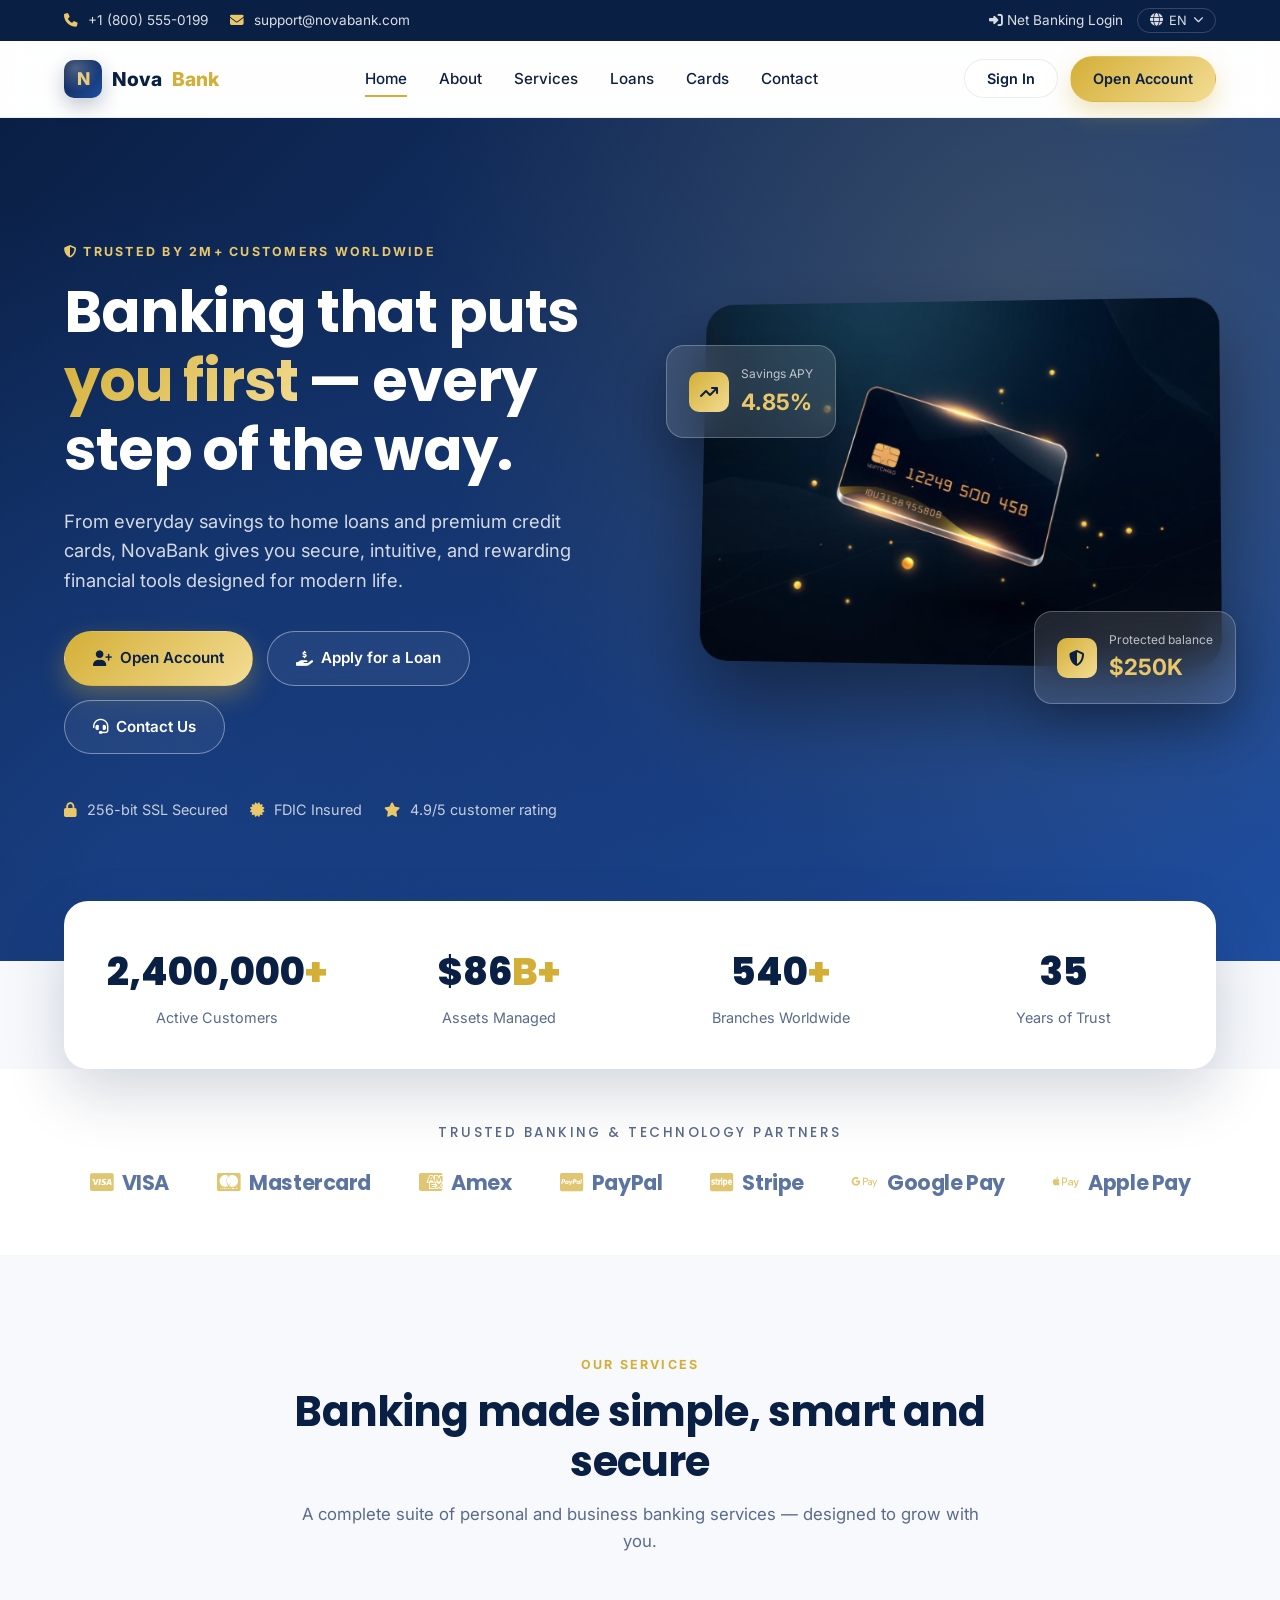
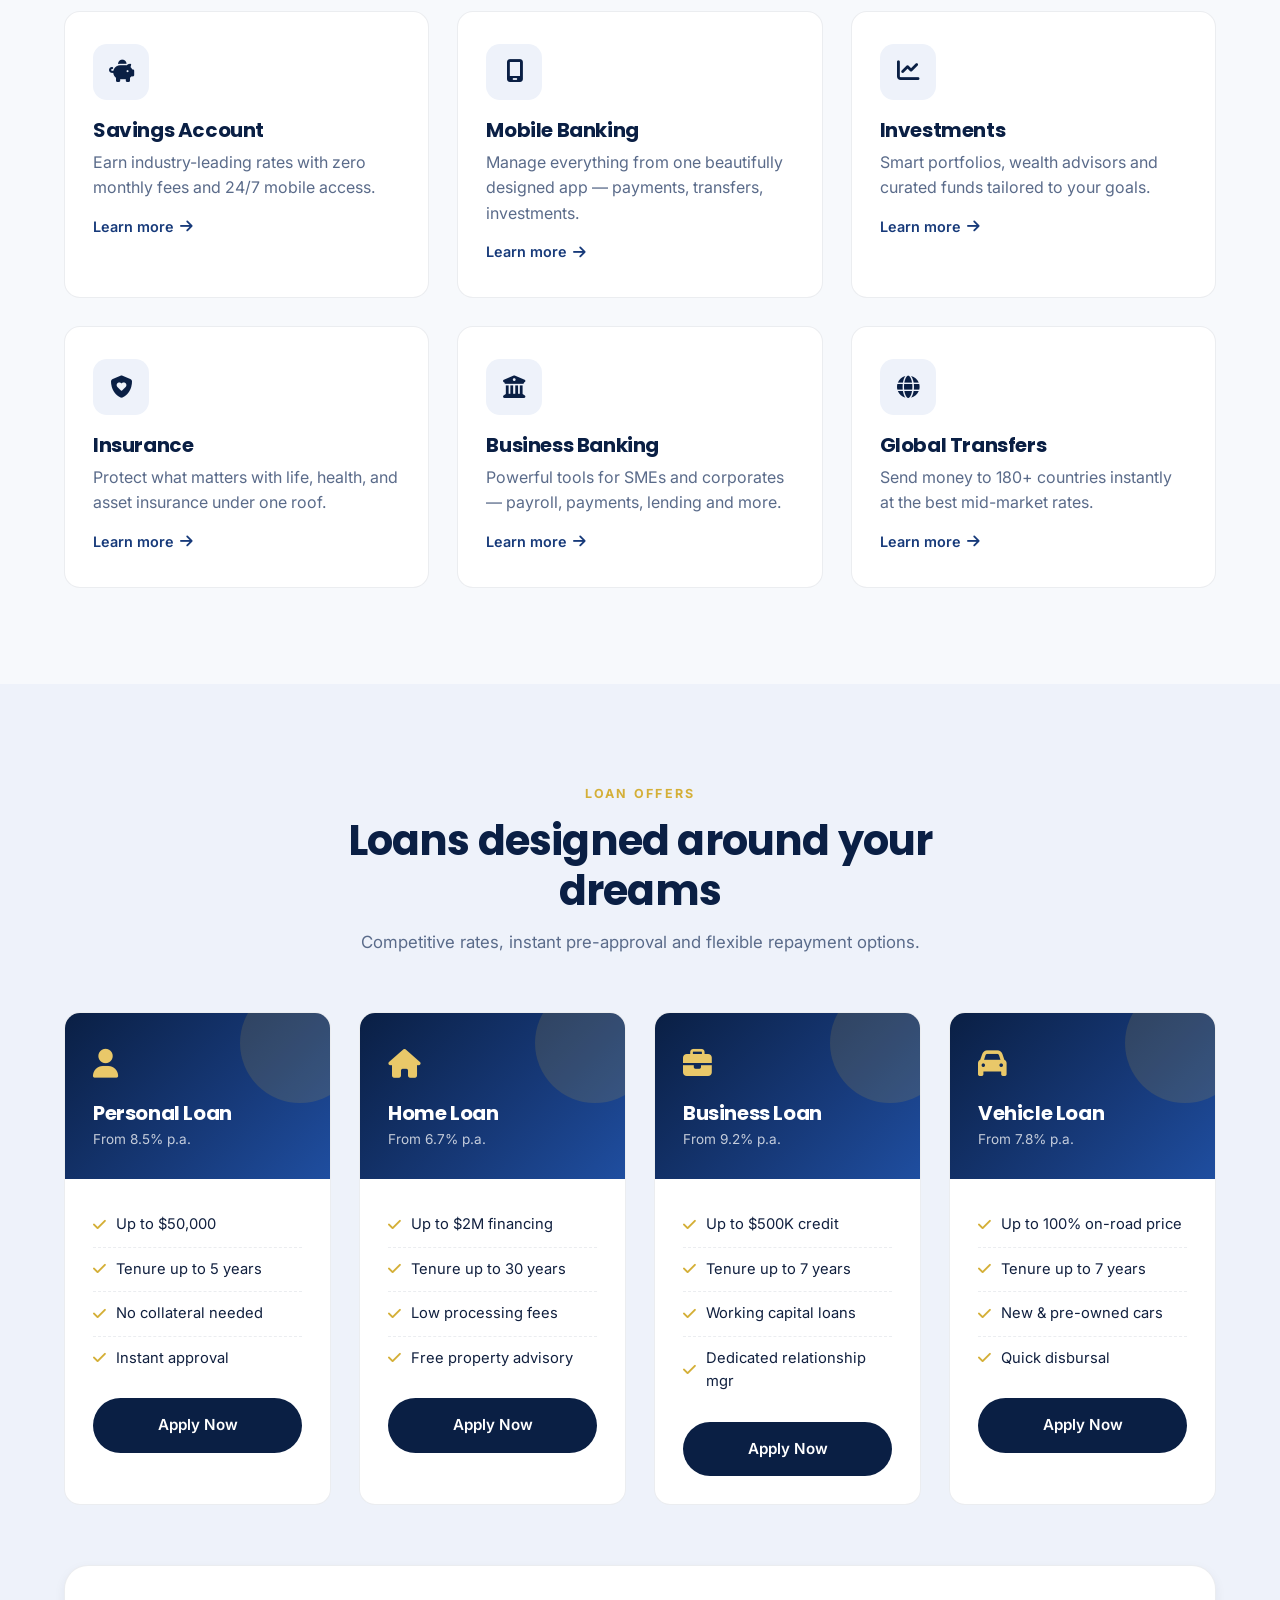
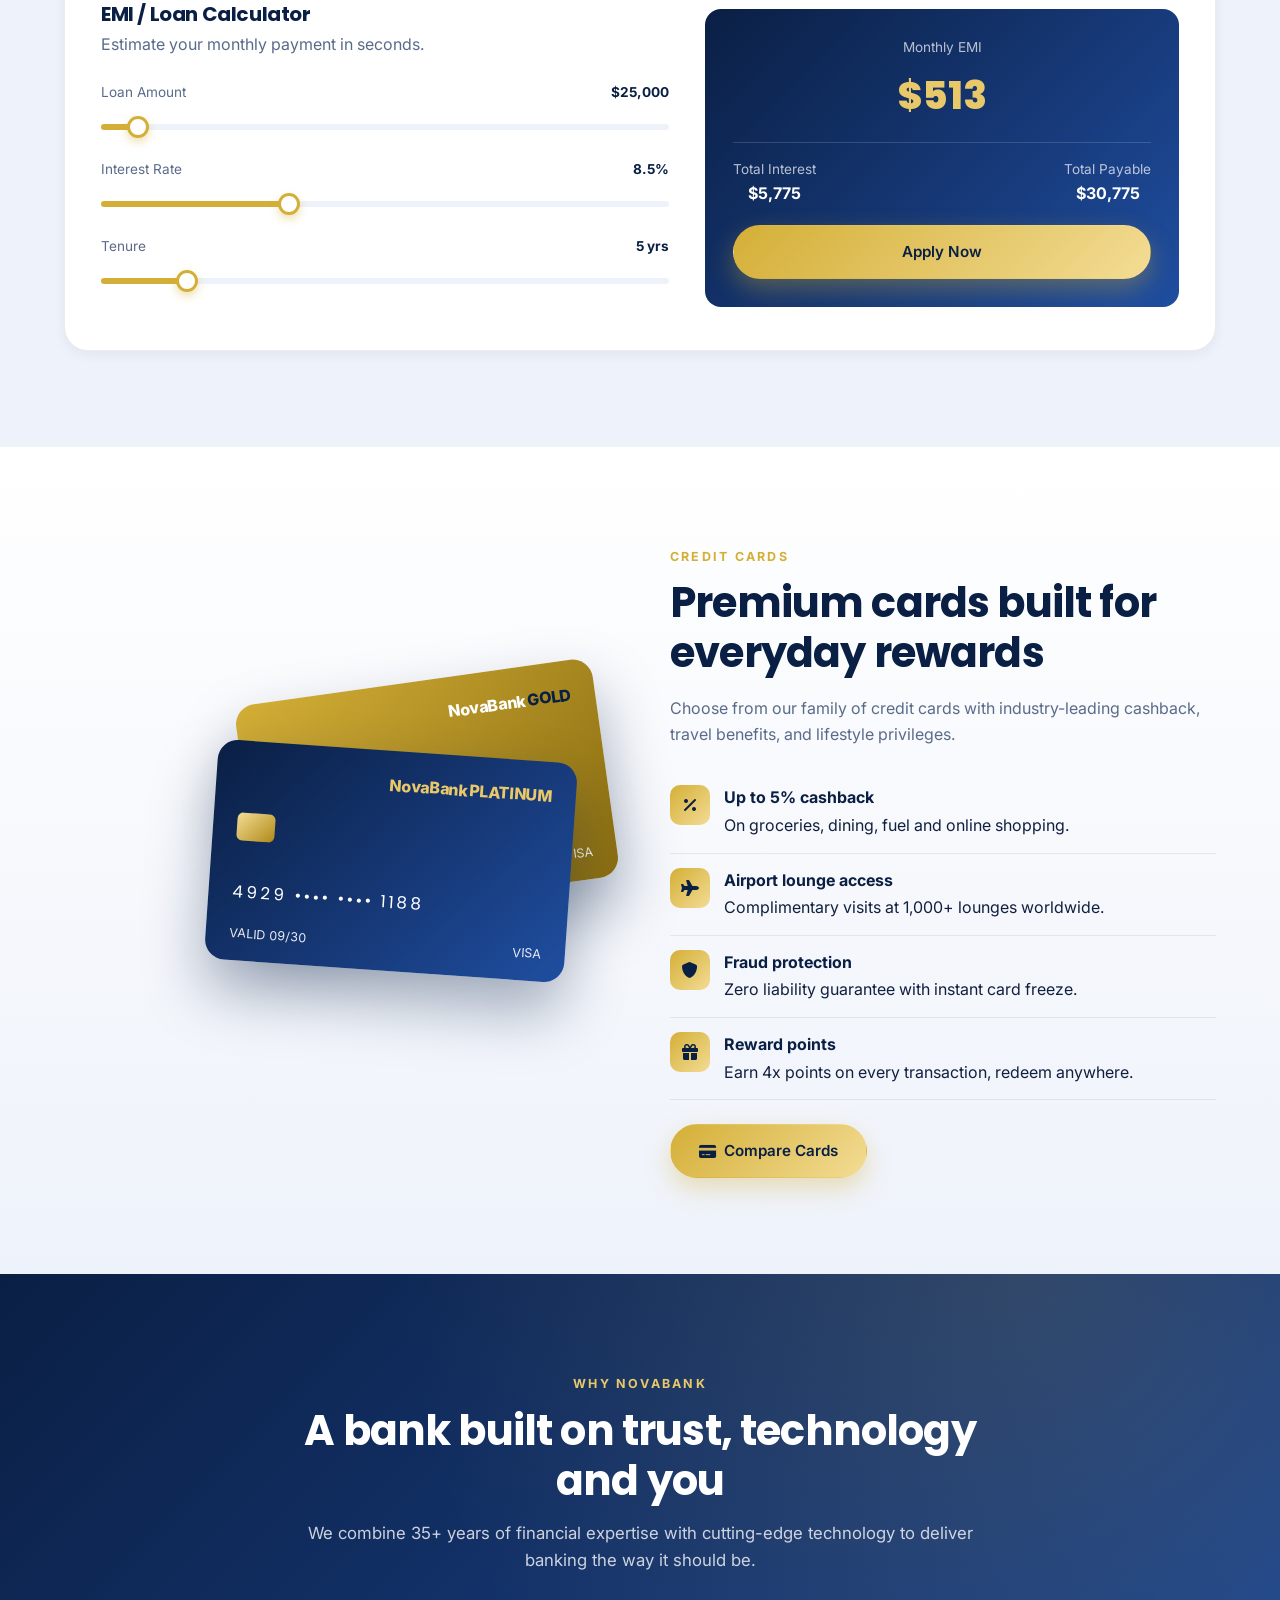
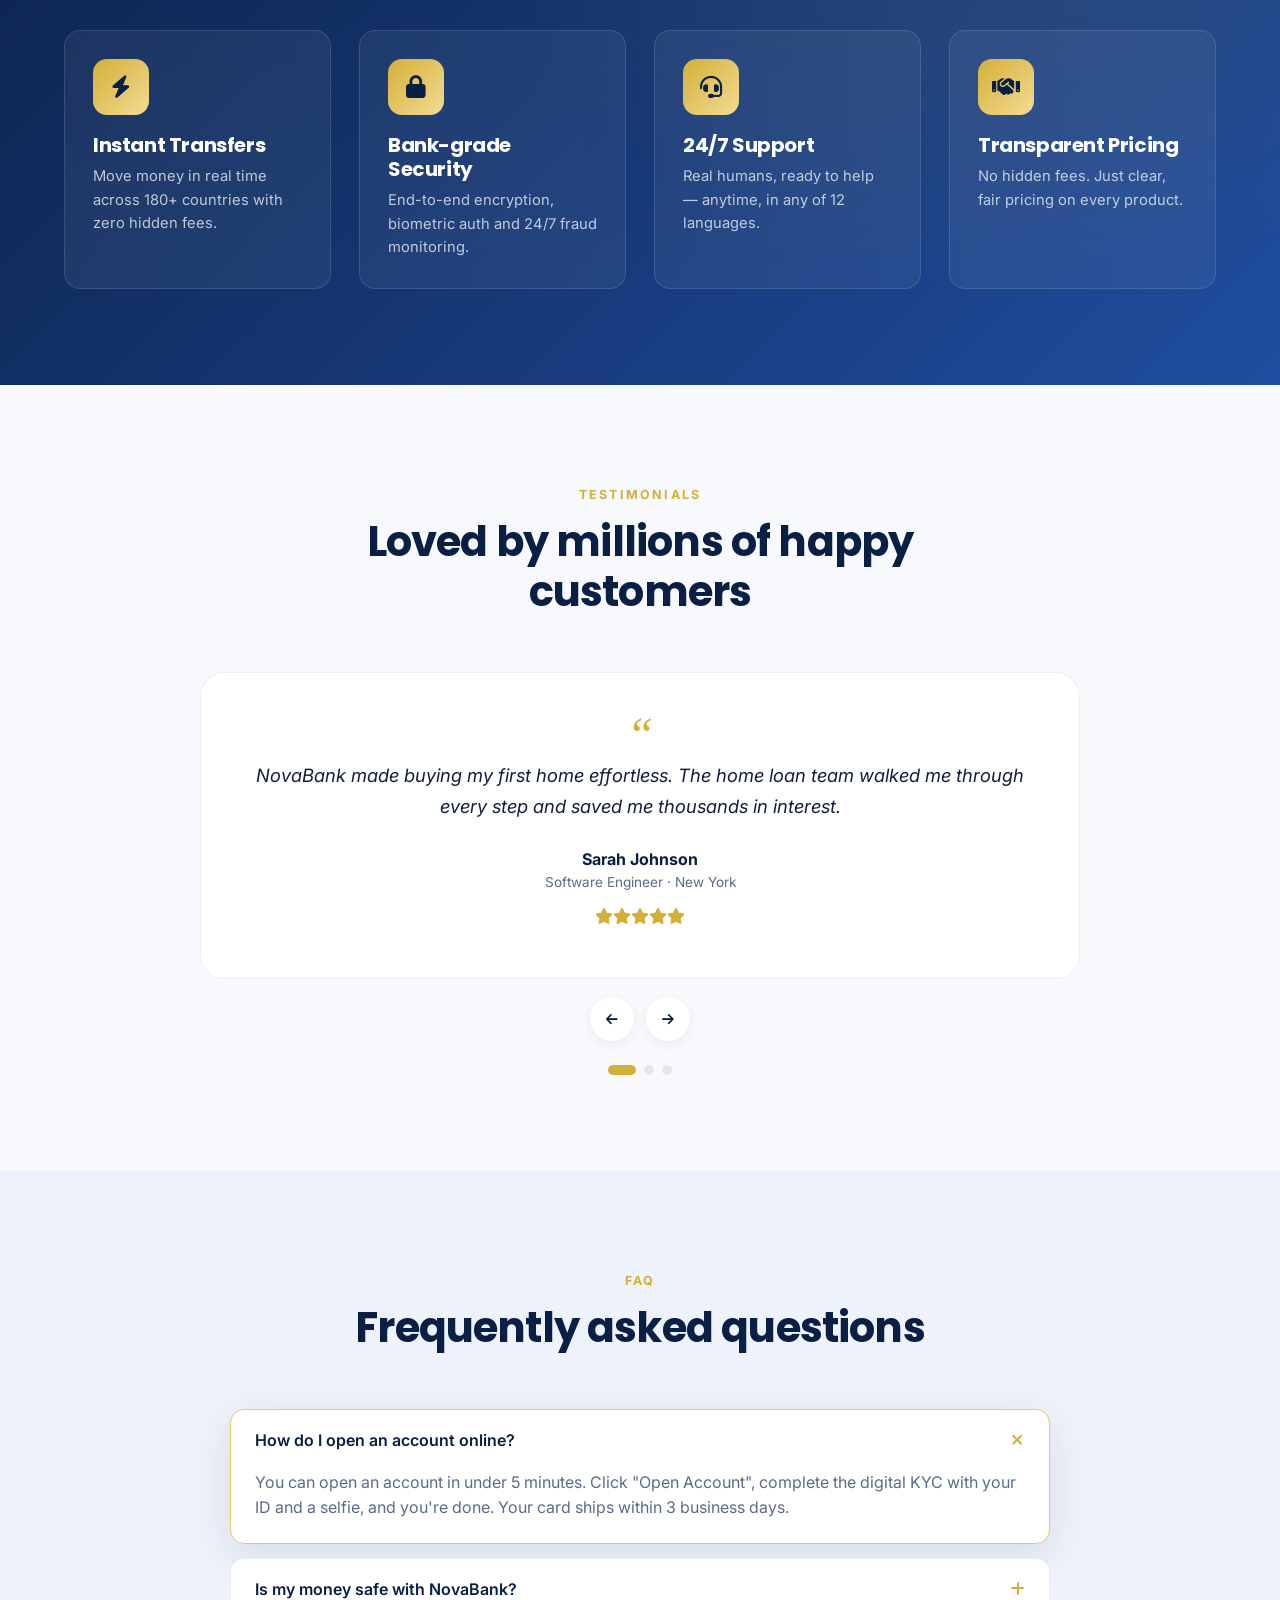
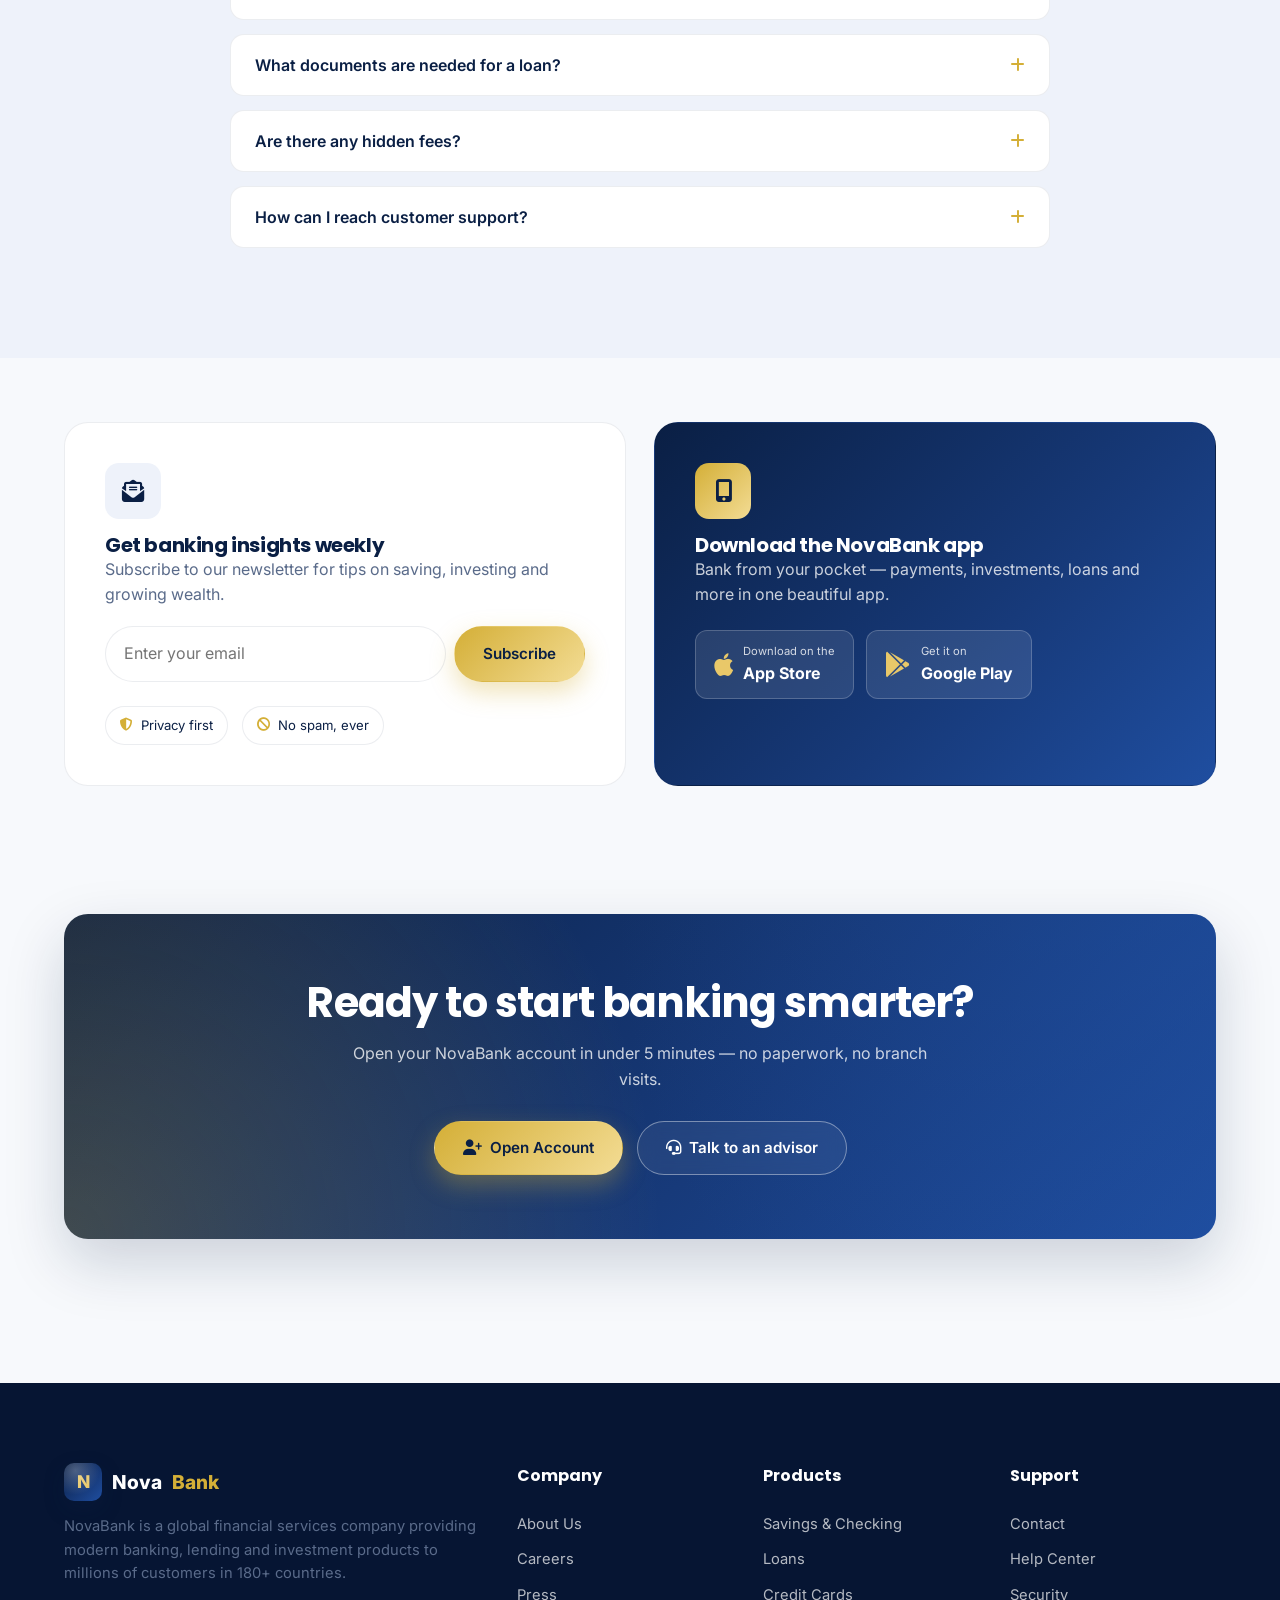
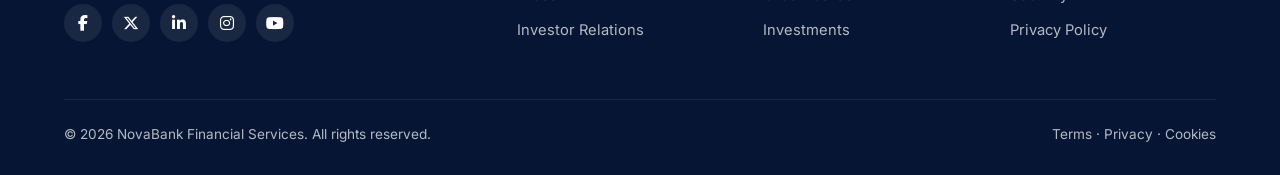
<file: index.html>
<!DOCTYPE html>
<html lang="en">
<head>
  <meta charset="UTF-8" />
  <meta name="viewport" content="width=device-width, initial-scale=1.0" />
  <title>NovaBank — Modern Banking & Finance for Everyone</title>
  <meta name="description" content="NovaBank offers premium personal & business banking, low-rate loans, world-class credit cards, and secure digital banking. Open your account in minutes." />
  <meta name="keywords" content="banking, loans, credit cards, savings, fintech, NovaBank" />
  <meta name="author" content="NovaBank" />
  <meta property="og:title" content="NovaBank — Modern Banking for Everyone" />
  <meta property="og:description" content="Premium banking, smart loans, and rewarding credit cards." />
  <meta property="og:type" content="website" />
  <link rel="preconnect" href="https://fonts.googleapis.com" />
  <link rel="preconnect" href="https://fonts.gstatic.com" crossorigin />
  <link href="https://fonts.googleapis.com/css2?family=Inter:wght@400;500;600;700&family=Poppins:wght@500;600;700;800&display=swap" rel="stylesheet" />
  <link rel="stylesheet" href="https://cdnjs.cloudflare.com/ajax/libs/font-awesome/6.5.1/css/all.min.css" />
  <link rel="stylesheet" href="css/style.css" />
</head>
<body>

  <!-- ====== Top bar ====== -->
  <div class="topbar">
    <div class="container">
      <div class="info">
        <span><i class="fa-solid fa-phone"></i> +1 (800) 555-0199</span>
        <span><i class="fa-solid fa-envelope"></i> support@novabank.com</span>
      </div>
      <div class="actions">
        <a href="#"><i class="fa-solid fa-right-to-bracket"></i> Net Banking Login</a>
        <div style="position:relative;">
          <button class="lang"><i class="fa-solid fa-globe"></i> <span>EN</span> <i class="fa-solid fa-chevron-down" style="font-size:.65rem;"></i></button>
          <div class="lang-menu">
            <button data-code="EN">English</button>
            <button data-code="ES">Español</button>
            <button data-code="FR">Français</button>
            <button data-code="DE">Deutsch</button>
            <button data-code="HI">हिन्दी</button>
          </div>
        </div>
      </div>
    </div>
  </div>

  <!-- ====== Navbar ====== -->
  <header class="navbar">
    <div class="container nav-inner">
      <a href="index.html" class="logo">
        <span class="logo-mark">N</span>
        Nova<span class="gold">Bank</span>
      </a>
      <nav class="nav-menu">
        <a href="index.html" class="active">Home</a>
        <a href="about.html">About</a>
        <a href="services.html">Services</a>
        <a href="#loans">Loans</a>
        <a href="#cards">Cards</a>
        <a href="contact.html">Contact</a>
      </nav>
      <div class="nav-cta">
        <button id="signin-btn" class="btn btn-ghost">Sign In</button>
        <a href="#open" class="btn btn-primary">Open Account</a>
      </div>
      <button class="menu-toggle" aria-label="Menu"><i class="fa-solid fa-bars"></i></button>
    </div>
  </header>

  <!-- ====== Hero ====== -->
  <section class="hero">
    <div class="container">
      <div class="hero-text reveal">
        <span class="eyebrow" style="color:var(--gold-400); letter-spacing:.18em; font-size:.78rem; font-weight:700; text-transform:uppercase;">
          <i class="fa-solid fa-shield-halved"></i> Trusted by 2M+ customers worldwide
        </span>
        <h1 style="margin-top:14px;">Banking that puts <span class="accent">you first</span> — every step of the way.</h1>
        <p class="lead">From everyday savings to home loans and premium credit cards, NovaBank gives you secure, intuitive, and rewarding financial tools designed for modern life.</p>
        <div class="hero-ctas">
          <a href="#open" class="btn btn-primary"><i class="fa-solid fa-user-plus"></i> Open Account</a>
          <a href="#loans" class="btn btn-outline"><i class="fa-solid fa-hand-holding-dollar"></i> Apply for a Loan</a>
          <a href="contact.html" class="btn btn-outline"><i class="fa-solid fa-headset"></i> Contact Us</a>
        </div>
        <div class="hero-trust">
          <span><i class="fa-solid fa-lock"></i> 256-bit SSL Secured</span>
          <span><i class="fa-solid fa-certificate"></i> FDIC Insured</span>
          <span><i class="fa-solid fa-star"></i> 4.9/5 customer rating</span>
        </div>
      </div>
      <div class="hero-visual reveal reveal-d2">
        <div class="hero-img-wrap">
          <img src="images/hero.jpg" alt="Premium NovaBank credit card on dark blue background" width="1280" height="896" />
        </div>
        <div class="glass-card gc-1">
          <div class="row">
            <div class="icon"><i class="fa-solid fa-arrow-trend-up"></i></div>
            <div>
              <div class="label">Savings APY</div>
              <div class="value">4.85%</div>
            </div>
          </div>
        </div>
        <div class="glass-card gc-2">
          <div class="row">
            <div class="icon"><i class="fa-solid fa-shield-halved"></i></div>
            <div>
              <div class="label">Protected balance</div>
              <div class="value">$250K</div>
            </div>
          </div>
        </div>
      </div>
    </div>
  </section>

  <!-- ====== Stats ====== -->
  <div class="container">
    <div class="stats reveal">
      <div class="stat"><div class="num"><span data-counter="2400000">0</span><span class="plus">+</span></div><div class="label">Active Customers</div></div>
      <div class="stat"><div class="num">$<span data-counter="86">0</span><span class="plus">B+</span></div><div class="label">Assets Managed</div></div>
      <div class="stat"><div class="num"><span data-counter="540">0</span><span class="plus">+</span></div><div class="label">Branches Worldwide</div></div>
      <div class="stat"><div class="num"><span data-counter="35">0</span></div><div class="label">Years of Trust</div></div>
    </div>
  </div>

  <!-- ====== Partners ====== -->
  <section class="partners">
    <div class="container">
      <h4>Trusted Banking & Technology Partners</h4>
      <div class="partners-row">
        <div class="p-logo"><i class="fa-brands fa-cc-visa"></i> VISA</div>
        <div class="p-logo"><i class="fa-brands fa-cc-mastercard"></i> Mastercard</div>
        <div class="p-logo"><i class="fa-brands fa-cc-amex"></i> Amex</div>
        <div class="p-logo"><i class="fa-brands fa-cc-paypal"></i> PayPal</div>
        <div class="p-logo"><i class="fa-brands fa-cc-stripe"></i> Stripe</div>
        <div class="p-logo"><i class="fa-brands fa-google-pay"></i> Google Pay</div>
        <div class="p-logo"><i class="fa-brands fa-apple-pay"></i> Apple Pay</div>
      </div>
    </div>
  </section>

  <!-- ====== Services ====== -->
  <section class="section">
    <div class="container">
      <div class="section-head reveal">
        <span class="eyebrow">Our Services</span>
        <h2>Banking made simple, smart and secure</h2>
        <p>A complete suite of personal and business banking services — designed to grow with you.</p>
      </div>
      <div class="grid grid-3">
        <div class="card reveal"><div class="ic"><i class="fa-solid fa-piggy-bank"></i></div><h3>Savings Account</h3><p>Earn industry-leading rates with zero monthly fees and 24/7 mobile access.</p><a href="services.html" class="more">Learn more <i class="fa-solid fa-arrow-right"></i></a></div>
        <div class="card reveal reveal-d1"><div class="ic"><i class="fa-solid fa-mobile-screen"></i></div><h3>Mobile Banking</h3><p>Manage everything from one beautifully designed app — payments, transfers, investments.</p><a href="services.html" class="more">Learn more <i class="fa-solid fa-arrow-right"></i></a></div>
        <div class="card reveal reveal-d2"><div class="ic"><i class="fa-solid fa-chart-line"></i></div><h3>Investments</h3><p>Smart portfolios, wealth advisors and curated funds tailored to your goals.</p><a href="services.html" class="more">Learn more <i class="fa-solid fa-arrow-right"></i></a></div>
        <div class="card reveal"><div class="ic"><i class="fa-solid fa-shield-heart"></i></div><h3>Insurance</h3><p>Protect what matters with life, health, and asset insurance under one roof.</p><a href="services.html" class="more">Learn more <i class="fa-solid fa-arrow-right"></i></a></div>
        <div class="card reveal reveal-d1"><div class="ic"><i class="fa-solid fa-building-columns"></i></div><h3>Business Banking</h3><p>Powerful tools for SMEs and corporates — payroll, payments, lending and more.</p><a href="services.html" class="more">Learn more <i class="fa-solid fa-arrow-right"></i></a></div>
        <div class="card reveal reveal-d2"><div class="ic"><i class="fa-solid fa-globe"></i></div><h3>Global Transfers</h3><p>Send money to 180+ countries instantly at the best mid-market rates.</p><a href="services.html" class="more">Learn more <i class="fa-solid fa-arrow-right"></i></a></div>
      </div>
    </div>
  </section>

  <!-- ====== Loans ====== -->
  <section class="section" id="loans" style="background:var(--navy-50);">
    <div class="container">
      <div class="section-head reveal">
        <span class="eyebrow">Loan Offers</span>
        <h2>Loans designed around your dreams</h2>
        <p>Competitive rates, instant pre-approval and flexible repayment options.</p>
      </div>
      <div class="grid grid-4">
        <div class="loan-card reveal">
          <div class="loan-head"><div class="ic"><i class="fa-solid fa-user"></i></div><h3>Personal Loan</h3><div class="rate">From 8.5% p.a.</div></div>
          <div class="loan-body">
            <ul>
              <li><i class="fa-solid fa-check"></i> Up to $50,000</li>
              <li><i class="fa-solid fa-check"></i> Tenure up to 5 years</li>
              <li><i class="fa-solid fa-check"></i> No collateral needed</li>
              <li><i class="fa-solid fa-check"></i> Instant approval</li>
            </ul>
            <a href="#" class="btn btn-dark">Apply Now</a>
          </div>
        </div>
        <div class="loan-card reveal reveal-d1">
          <div class="loan-head"><div class="ic"><i class="fa-solid fa-house"></i></div><h3>Home Loan</h3><div class="rate">From 6.7% p.a.</div></div>
          <div class="loan-body">
            <ul>
              <li><i class="fa-solid fa-check"></i> Up to $2M financing</li>
              <li><i class="fa-solid fa-check"></i> Tenure up to 30 years</li>
              <li><i class="fa-solid fa-check"></i> Low processing fees</li>
              <li><i class="fa-solid fa-check"></i> Free property advisory</li>
            </ul>
            <a href="#" class="btn btn-dark">Apply Now</a>
          </div>
        </div>
        <div class="loan-card reveal reveal-d2">
          <div class="loan-head"><div class="ic"><i class="fa-solid fa-briefcase"></i></div><h3>Business Loan</h3><div class="rate">From 9.2% p.a.</div></div>
          <div class="loan-body">
            <ul>
              <li><i class="fa-solid fa-check"></i> Up to $500K credit</li>
              <li><i class="fa-solid fa-check"></i> Tenure up to 7 years</li>
              <li><i class="fa-solid fa-check"></i> Working capital loans</li>
              <li><i class="fa-solid fa-check"></i> Dedicated relationship mgr</li>
            </ul>
            <a href="#" class="btn btn-dark">Apply Now</a>
          </div>
        </div>
        <div class="loan-card reveal reveal-d3">
          <div class="loan-head"><div class="ic"><i class="fa-solid fa-car"></i></div><h3>Vehicle Loan</h3><div class="rate">From 7.8% p.a.</div></div>
          <div class="loan-body">
            <ul>
              <li><i class="fa-solid fa-check"></i> Up to 100% on-road price</li>
              <li><i class="fa-solid fa-check"></i> Tenure up to 7 years</li>
              <li><i class="fa-solid fa-check"></i> New & pre-owned cars</li>
              <li><i class="fa-solid fa-check"></i> Quick disbursal</li>
            </ul>
            <a href="#" class="btn btn-dark">Apply Now</a>
          </div>
        </div>
      </div>

      <!-- EMI Calculator -->
      <div class="calc reveal" style="margin-top:60px;">
        <div class="calc-grid">
          <div>
            <h3 style="margin-bottom:6px;">EMI / Loan Calculator</h3>
            <p style="margin-bottom:24px;">Estimate your monthly payment in seconds.</p>
            <div class="calc-field">
              <label>Loan Amount <b id="lbl-amount">$25,000</b></label>
              <input type="range" id="calc-amount" min="1000" max="500000" step="1000" value="25000" />
            </div>
            <div class="calc-field">
              <label>Interest Rate <b id="lbl-rate">8.5%</b></label>
              <input type="range" id="calc-rate" min="3" max="20" step="0.1" value="8.5" />
            </div>
            <div class="calc-field">
              <label>Tenure <b id="lbl-tenure">5 yrs</b></label>
              <input type="range" id="calc-tenure" min="1" max="30" step="1" value="5" />
            </div>
          </div>
          <div class="calc-result">
            <div class="label">Monthly EMI</div>
            <div class="emi" id="calc-emi">$0</div>
            <div class="meta">
              <div><span style="opacity:.7;">Total Interest</span><b id="calc-interest">$0</b></div>
              <div><span style="opacity:.7;">Total Payable</span><b id="calc-total">$0</b></div>
            </div>
            <a href="#" class="btn btn-primary" style="margin-top:18px; width:100%;">Apply Now</a>
          </div>
        </div>
      </div>
    </div>
  </section>

  <!-- ====== Credit Cards ====== -->
  <section class="section cc-section" id="cards">
    <div class="container">
      <div class="cc-grid">
        <div class="cc-visual reveal">
          <div class="cc-card cc-2">
            <div class="brand">NovaBank <span style="color:var(--navy-900);">GOLD</span></div>
            <div class="chip" style="margin-top:48px;"></div>
            <div class="num">5412 •••• •••• 8842</div>
            <div class="meta"><span>VALID 12/29</span><span>VISA</span></div>
          </div>
          <div class="cc-card cc-1">
            <div class="brand" style="color:var(--gold-400);">NovaBank PLATINUM</div>
            <div class="chip" style="margin-top:48px;"></div>
            <div class="num">4929 •••• •••• 1188</div>
            <div class="meta"><span>VALID 09/30</span><span>VISA</span></div>
          </div>
        </div>
        <div class="reveal reveal-d1">
          <span class="eyebrow" style="color:var(--gold-500); font-size:.78rem; font-weight:700; letter-spacing:.18em; text-transform:uppercase;">Credit Cards</span>
          <h2 style="margin:10px 0 18px;">Premium cards built for everyday rewards</h2>
          <p style="margin-bottom:24px;">Choose from our family of credit cards with industry-leading cashback, travel benefits, and lifestyle privileges.</p>
          <ul class="cc-benefits">
            <li><i class="fa-solid fa-percent"></i><div><strong>Up to 5% cashback</strong>On groceries, dining, fuel and online shopping.</div></li>
            <li><i class="fa-solid fa-plane"></i><div><strong>Airport lounge access</strong>Complimentary visits at 1,000+ lounges worldwide.</div></li>
            <li><i class="fa-solid fa-shield"></i><div><strong>Fraud protection</strong>Zero liability guarantee with instant card freeze.</div></li>
            <li><i class="fa-solid fa-gift"></i><div><strong>Reward points</strong>Earn 4x points on every transaction, redeem anywhere.</div></li>
          </ul>
          <a href="#" class="btn btn-primary" style="margin-top:24px;"><i class="fa-solid fa-credit-card"></i> Compare Cards</a>
        </div>
      </div>
    </div>
  </section>

  <!-- ====== Why choose us ====== -->
  <section class="section why">
    <div class="container">
      <div class="section-head reveal">
        <span class="eyebrow">Why NovaBank</span>
        <h2>A bank built on trust, technology and you</h2>
        <p>We combine 35+ years of financial expertise with cutting-edge technology to deliver banking the way it should be.</p>
      </div>
      <div class="grid grid-4">
        <div class="why-card reveal"><div class="ic" style="width:56px;height:56px;border-radius:14px;display:grid;place-items:center;margin-bottom:18px;font-size:1.4rem;"><i class="fa-solid fa-bolt"></i></div><h3>Instant Transfers</h3><p>Move money in real time across 180+ countries with zero hidden fees.</p></div>
        <div class="why-card reveal reveal-d1"><div class="ic" style="width:56px;height:56px;border-radius:14px;display:grid;place-items:center;margin-bottom:18px;font-size:1.4rem;"><i class="fa-solid fa-lock"></i></div><h3>Bank-grade Security</h3><p>End-to-end encryption, biometric auth and 24/7 fraud monitoring.</p></div>
        <div class="why-card reveal reveal-d2"><div class="ic" style="width:56px;height:56px;border-radius:14px;display:grid;place-items:center;margin-bottom:18px;font-size:1.4rem;"><i class="fa-solid fa-headset"></i></div><h3>24/7 Support</h3><p>Real humans, ready to help — anytime, in any of 12 languages.</p></div>
        <div class="why-card reveal reveal-d3"><div class="ic" style="width:56px;height:56px;border-radius:14px;display:grid;place-items:center;margin-bottom:18px;font-size:1.4rem;"><i class="fa-solid fa-handshake"></i></div><h3>Transparent Pricing</h3><p>No hidden fees. Just clear, fair pricing on every product.</p></div>
      </div>
    </div>
  </section>

  <!-- ====== Testimonials ====== -->
  <section class="section">
    <div class="container">
      <div class="section-head reveal">
        <span class="eyebrow">Testimonials</span>
        <h2>Loved by millions of happy customers</h2>
      </div>
      <div class="t-slider reveal">
        <div class="t-track">
          <div class="t-slides">
            <div class="t-slide">
              <p class="quote">NovaBank made buying my first home effortless. The home loan team walked me through every step and saved me thousands in interest.</p>
              <div class="author">Sarah Johnson</div>
              <div class="role">Software Engineer · New York</div>
              <div class="stars"><i class="fa-solid fa-star"></i><i class="fa-solid fa-star"></i><i class="fa-solid fa-star"></i><i class="fa-solid fa-star"></i><i class="fa-solid fa-star"></i></div>
            </div>
            <div class="t-slide">
              <p class="quote">The mobile app is the cleanest banking experience I've ever used. Everything just works — payments, investments, even my insurance.</p>
              <div class="author">Marcus Chen</div>
              <div class="role">Entrepreneur · San Francisco</div>
              <div class="stars"><i class="fa-solid fa-star"></i><i class="fa-solid fa-star"></i><i class="fa-solid fa-star"></i><i class="fa-solid fa-star"></i><i class="fa-solid fa-star"></i></div>
            </div>
            <div class="t-slide">
              <p class="quote">Switching our business banking to NovaBank cut our payment processing time in half. Their relationship managers truly understand SMEs.</p>
              <div class="author">Priya Patel</div>
              <div class="role">CEO, Lumen Studio · London</div>
              <div class="stars"><i class="fa-solid fa-star"></i><i class="fa-solid fa-star"></i><i class="fa-solid fa-star"></i><i class="fa-solid fa-star"></i><i class="fa-solid fa-star"></i></div>
            </div>
          </div>
        </div>
        <div class="t-arrows">
          <button class="t-prev" aria-label="Previous"><i class="fa-solid fa-arrow-left"></i></button>
          <button class="t-next" aria-label="Next"><i class="fa-solid fa-arrow-right"></i></button>
        </div>
        <div class="t-controls"></div>
      </div>
    </div>
  </section>

  <!-- ====== FAQ ====== -->
  <section class="section" style="background:var(--navy-50);">
    <div class="container">
      <div class="section-head reveal">
        <span class="eyebrow">FAQ</span>
        <h2>Frequently asked questions</h2>
      </div>
      <div class="faq reveal">
        <div class="faq-item open">
          <button class="faq-q">How do I open an account online? <i class="fa-solid fa-plus"></i></button>
          <div class="faq-a"><p>You can open an account in under 5 minutes. Click "Open Account", complete the digital KYC with your ID and a selfie, and you're done. Your card ships within 3 business days.</p></div>
        </div>
        <div class="faq-item">
          <button class="faq-q">Is my money safe with NovaBank? <i class="fa-solid fa-plus"></i></button>
          <div class="faq-a"><p>Absolutely. Deposits up to $250,000 are FDIC insured. We use 256-bit encryption, biometric authentication, and continuous fraud monitoring.</p></div>
        </div>
        <div class="faq-item">
          <button class="faq-q">What documents are needed for a loan? <i class="fa-solid fa-plus"></i></button>
          <div class="faq-a"><p>Generally a valid ID, proof of income (3 months of pay stubs), and bank statements. Specific requirements may vary by loan type.</p></div>
        </div>
        <div class="faq-item">
          <button class="faq-q">Are there any hidden fees? <i class="fa-solid fa-plus"></i></button>
          <div class="faq-a"><p>No. We pride ourselves on transparent pricing. Every fee — if any — is clearly listed before you commit.</p></div>
        </div>
        <div class="faq-item">
          <button class="faq-q">How can I reach customer support? <i class="fa-solid fa-plus"></i></button>
          <div class="faq-a"><p>Our support team is available 24/7 via in-app chat, email, or phone at +1 (800) 555-0199 in 12 languages.</p></div>
        </div>
      </div>
    </div>
  </section>

  <!-- ====== Newsletter & App ====== -->
  <section class="section-sm">
    <div class="container">
      <div class="utility-grid">
        <div class="util-card reveal">
          <div class="ic-lg"><i class="fa-solid fa-envelope-open-text"></i></div>
          <h3>Get banking insights weekly</h3>
          <p>Subscribe to our newsletter for tips on saving, investing and growing wealth.</p>
          <form id="newsletter" class="newsletter-form">
            <input type="email" placeholder="Enter your email" required />
            <button type="submit" class="btn btn-primary">Subscribe</button>
          </form>
          <div class="sec-row">
            <span class="sec-badge"><i class="fa-solid fa-shield-halved"></i> Privacy first</span>
            <span class="sec-badge"><i class="fa-solid fa-ban"></i> No spam, ever</span>
          </div>
        </div>
        <div class="util-card dark reveal reveal-d1">
          <div class="ic-lg"><i class="fa-solid fa-mobile-screen-button"></i></div>
          <h3>Download the NovaBank app</h3>
          <p>Bank from your pocket — payments, investments, loans and more in one beautiful app.</p>
          <div class="app-badges">
            <a href="#" class="app-badge"><i class="fa-brands fa-apple"></i><div><span class="small">Download on the</span><span class="big">App Store</span></div></a>
            <a href="#" class="app-badge"><i class="fa-brands fa-google-play"></i><div><span class="small">Get it on</span><span class="big">Google Play</span></div></a>
          </div>
        </div>
      </div>
    </div>
  </section>

  <!-- ====== CTA ====== -->
  <section class="section-sm" id="open">
    <div class="container">
      <div class="cta-section reveal">
        <h2>Ready to start banking smarter?</h2>
        <p>Open your NovaBank account in under 5 minutes — no paperwork, no branch visits.</p>
        <div class="btns">
          <a href="#" class="btn btn-primary"><i class="fa-solid fa-user-plus"></i> Open Account</a>
          <a href="contact.html" class="btn btn-outline"><i class="fa-solid fa-headset"></i> Talk to an advisor</a>
        </div>
      </div>
    </div>
  </section>

  <!-- ====== Footer ====== -->
  <footer class="footer">
    <div class="container">
      <div class="foot-grid">
        <div class="foot-brand">
          <a href="index.html" class="logo" style="color:var(--white);"><span class="logo-mark">N</span> Nova<span class="gold">Bank</span></a>
          <p>NovaBank is a global financial services company providing modern banking, lending and investment products to millions of customers in 180+ countries.</p>
          <div class="socials">
            <a href="#" aria-label="Facebook"><i class="fa-brands fa-facebook-f"></i></a>
            <a href="#" aria-label="Twitter"><i class="fa-brands fa-x-twitter"></i></a>
            <a href="#" aria-label="LinkedIn"><i class="fa-brands fa-linkedin-in"></i></a>
            <a href="#" aria-label="Instagram"><i class="fa-brands fa-instagram"></i></a>
            <a href="#" aria-label="YouTube"><i class="fa-brands fa-youtube"></i></a>
          </div>
        </div>
        <div>
          <h5>Company</h5>
          <ul>
            <li><a href="about.html">About Us</a></li>
            <li><a href="#">Careers</a></li>
            <li><a href="#">Press</a></li>
            <li><a href="#">Investor Relations</a></li>
          </ul>
        </div>
        <div>
          <h5>Products</h5>
          <ul>
            <li><a href="services.html">Savings & Checking</a></li>
            <li><a href="#loans">Loans</a></li>
            <li><a href="#cards">Credit Cards</a></li>
            <li><a href="services.html">Investments</a></li>
          </ul>
        </div>
        <div>
          <h5>Support</h5>
          <ul>
            <li><a href="contact.html">Contact</a></li>
            <li><a href="#">Help Center</a></li>
            <li><a href="#">Security</a></li>
            <li><a href="#">Privacy Policy</a></li>
          </ul>
        </div>
      </div>
      <div class="foot-bottom">
        <div>© <span data-year></span> NovaBank Financial Services. All rights reserved.</div>
        <div><a href="#">Terms</a> · <a href="#">Privacy</a> · <a href="#">Cookies</a></div>
      </div>
    </div>
  </footer>

  <button class="totop" aria-label="Back to top"><i class="fa-solid fa-arrow-up"></i></button>

  <!-- ====== Sign In Modal ====== -->
  <div class="modal-overlay" id="signin-modal">
    <div class="modal-content reveal">
      <button class="modal-close" id="modal-close"><i class="fa-solid fa-xmark"></i></button>
      <div class="modal-head">
        <div class="logo" style="margin-bottom:12px;">
          <span class="logo-mark">N</span> Nova<span class="gold">Bank</span>
        </div>
        <h2>Welcome Back</h2>
        <p>Please enter your details to access your account.</p>
      </div>
      <form id="signin-form" class="modal-form">
        <div class="form-field">
          <label for="signin-name">Full Name</label>
          <input type="text" id="signin-name" placeholder="John Doe" required />
        </div>
        <div class="form-field">
          <label for="signin-email">Email Address</label>
          <input type="email" id="signin-email" placeholder="john@example.com" required />
        </div>
        <div class="form-field">
          <label for="signin-phone">Phone Number (Optional)</label>
          <input type="tel" id="signin-phone" placeholder="+1 (555) 000-0000" />
        </div>
        <button type="submit" class="btn btn-primary" style="width:100%; margin-top:10px;">Continue <i class="fa-solid fa-arrow-right"></i></button>
      </form>
      <div class="modal-foot">
        <p>Don't have an account? <a href="#open" id="modal-open-account" class="gold">Open one today</a></p>
      </div>
    </div>
  </div>

  <script src="js/script.js"></script>
</body>
</html>
</file>
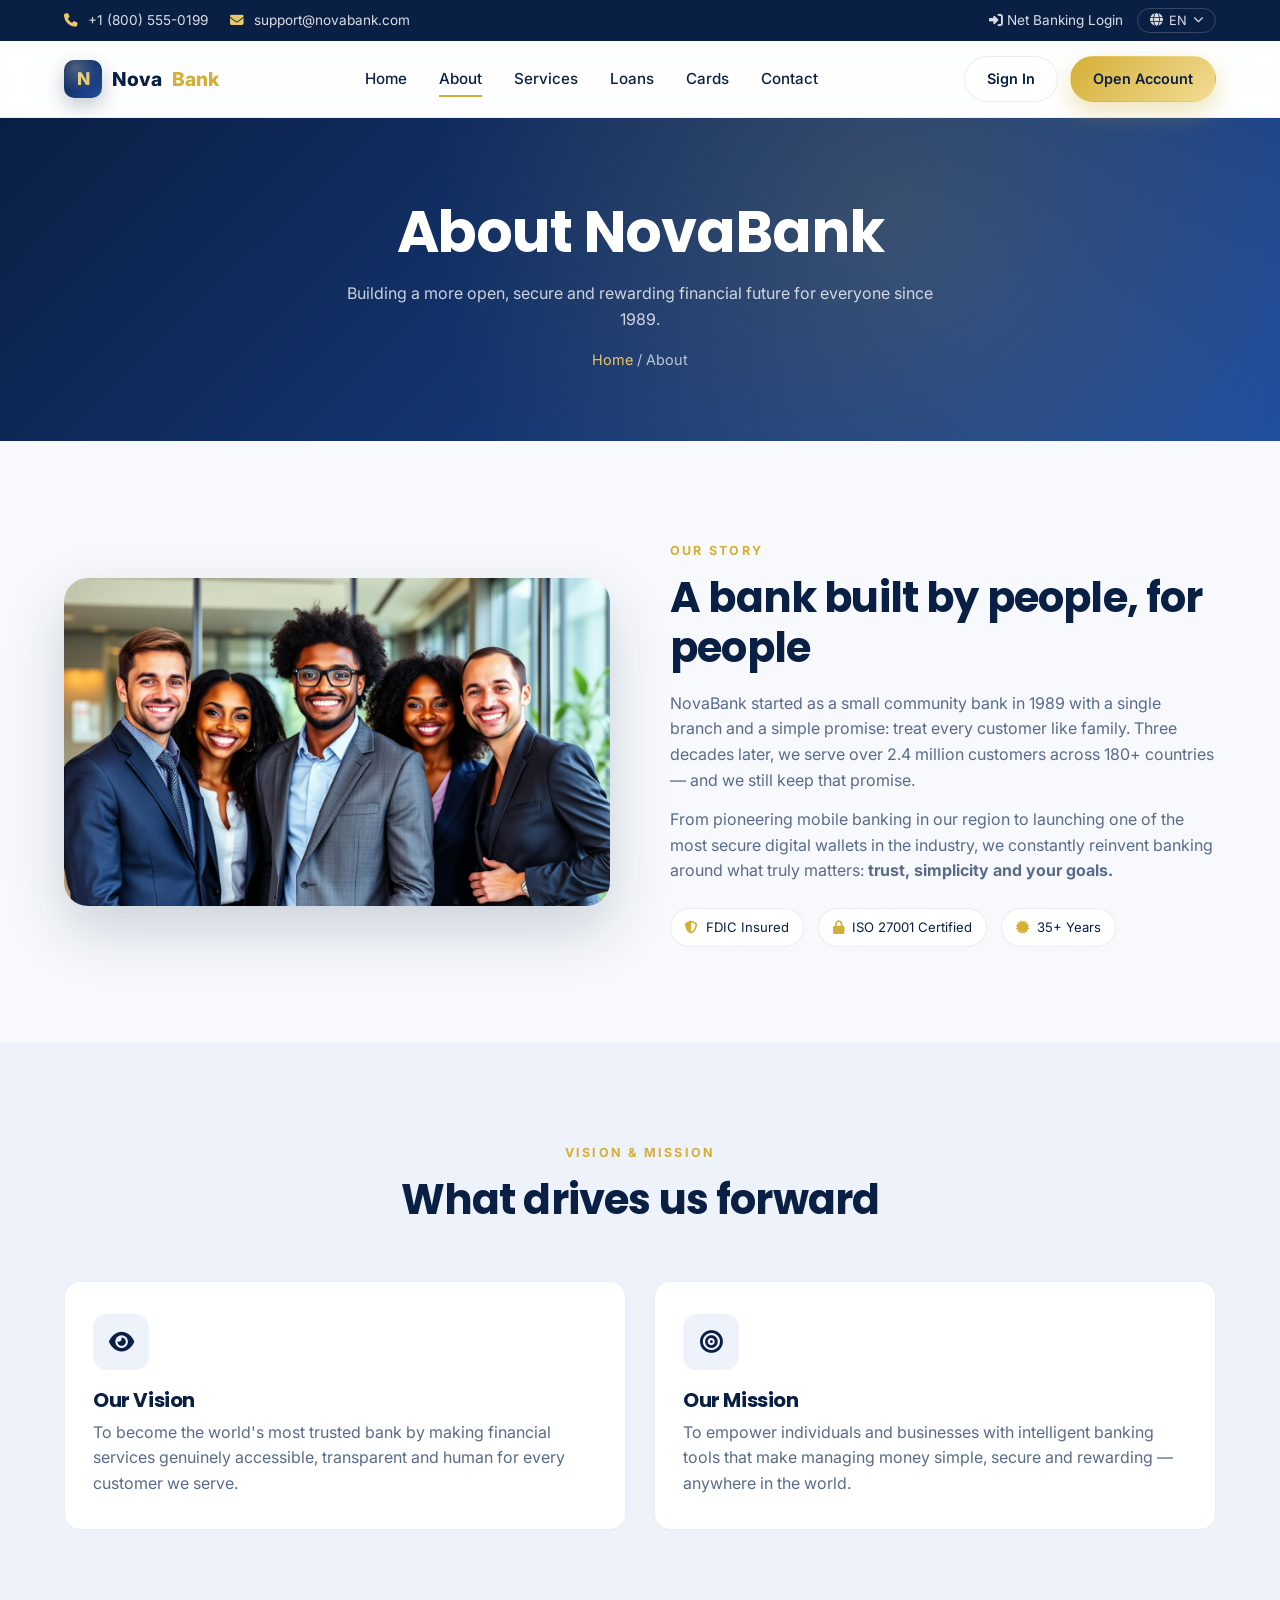
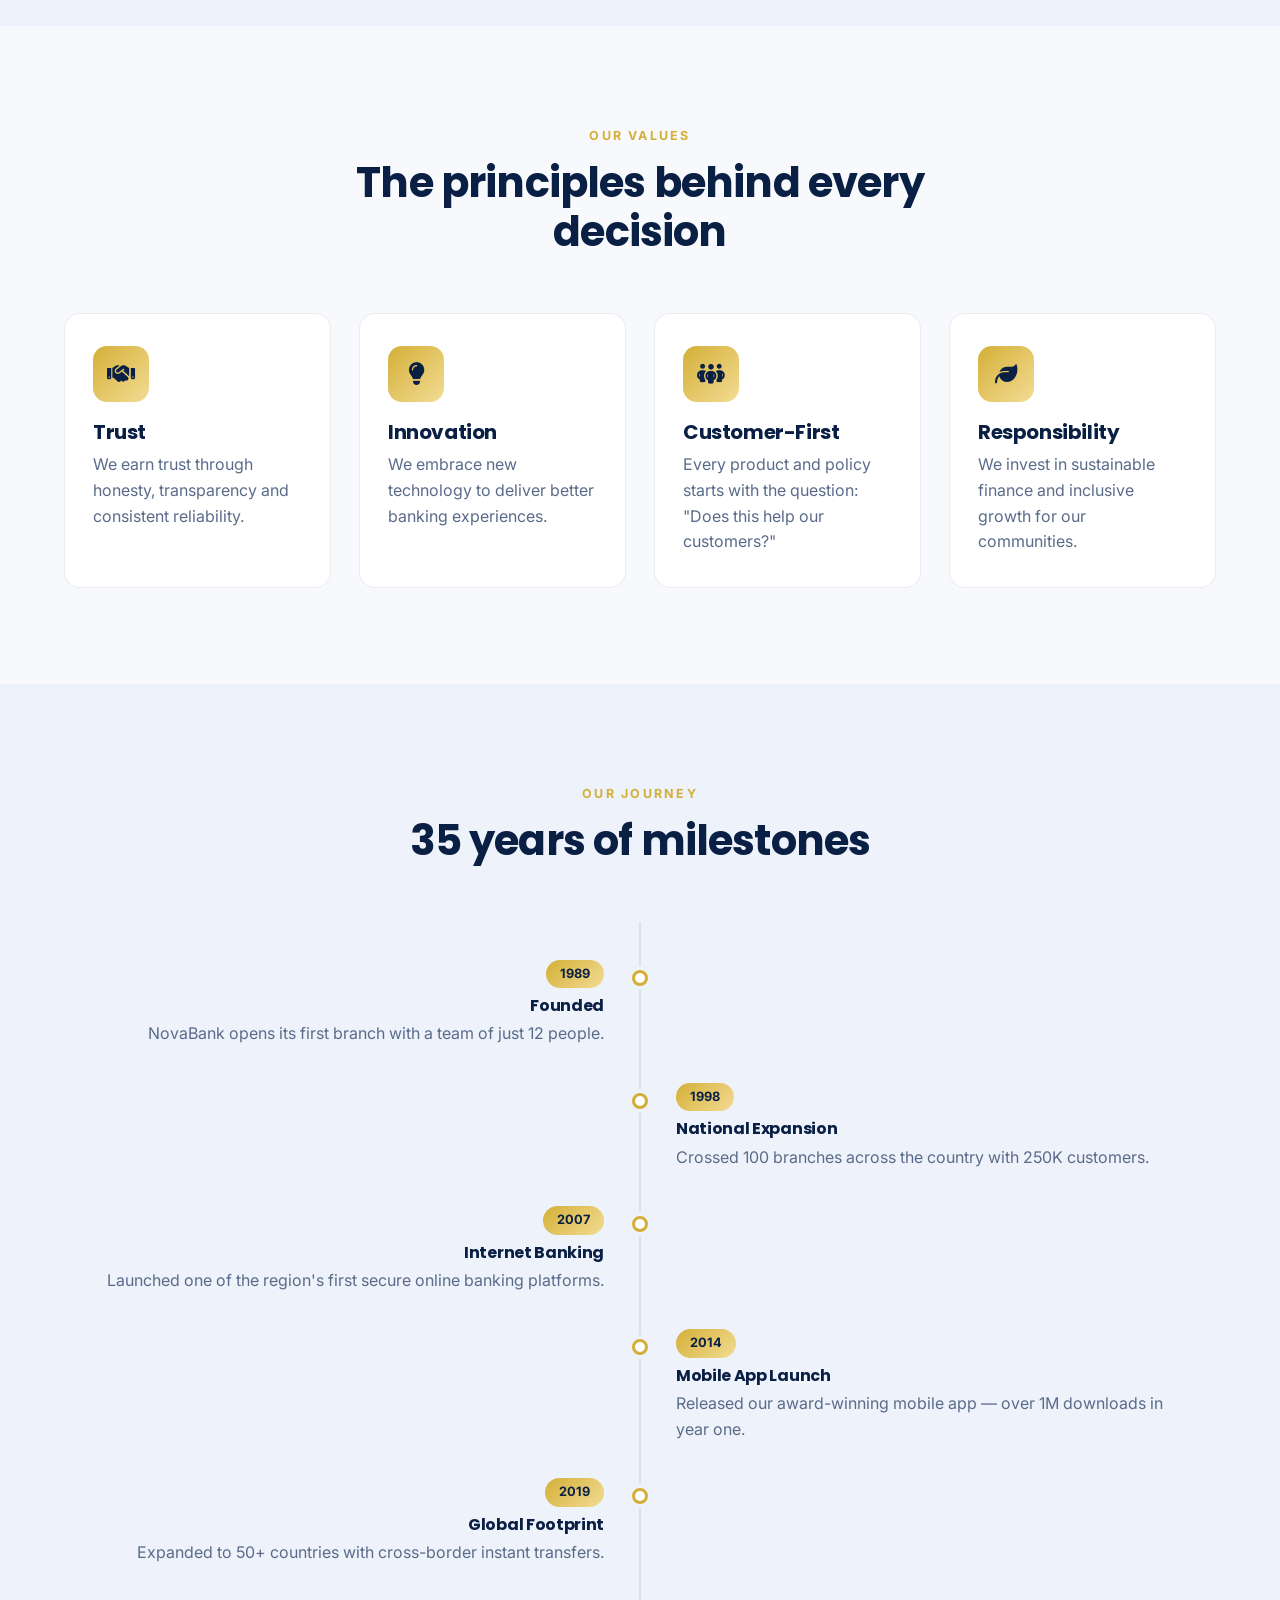
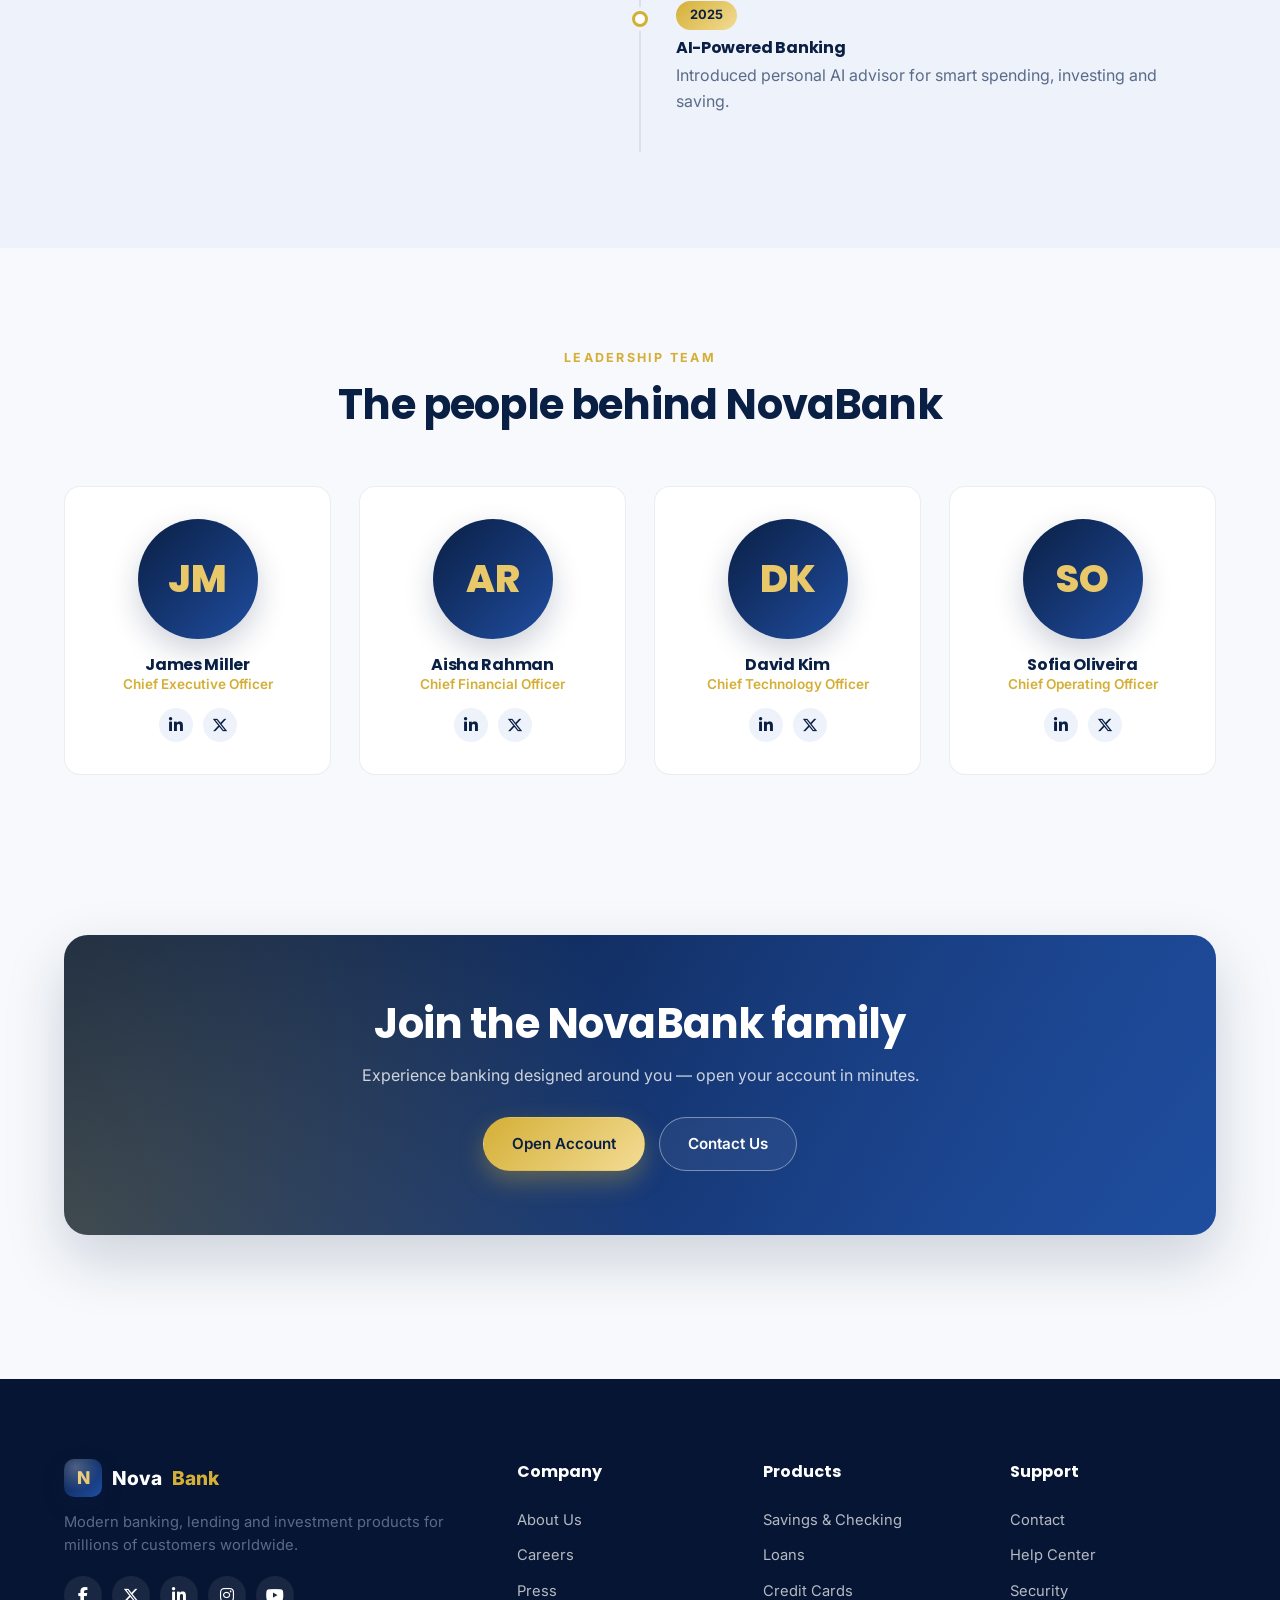
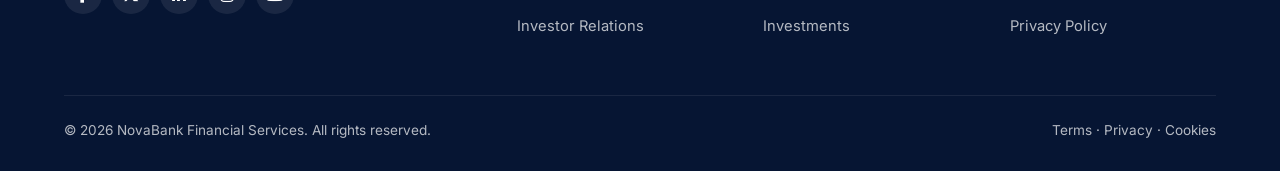
<file: about.html>
<!DOCTYPE html>
<html lang="en">
<head>
  <meta charset="UTF-8" />
  <meta name="viewport" content="width=device-width, initial-scale=1.0" />
  <title>About NovaBank — Our Story, Mission & Team</title>
  <meta name="description" content="Learn about NovaBank — our mission, values, leadership team and 35-year journey building modern banking for millions worldwide." />
  <link rel="preconnect" href="https://fonts.googleapis.com" />
  <link rel="preconnect" href="https://fonts.gstatic.com" crossorigin />
  <link href="https://fonts.googleapis.com/css2?family=Inter:wght@400;500;600;700&family=Poppins:wght@500;600;700;800&display=swap" rel="stylesheet" />
  <link rel="stylesheet" href="https://cdnjs.cloudflare.com/ajax/libs/font-awesome/6.5.1/css/all.min.css" />
  <link rel="stylesheet" href="css/style.css" />
</head>
<body>

  <div class="topbar">
    <div class="container">
      <div class="info">
        <span><i class="fa-solid fa-phone"></i> +1 (800) 555-0199</span>
        <span><i class="fa-solid fa-envelope"></i> support@novabank.com</span>
      </div>
      <div class="actions">
        <a href="#"><i class="fa-solid fa-right-to-bracket"></i> Net Banking Login</a>
        <div style="position:relative;">
          <button class="lang"><i class="fa-solid fa-globe"></i> <span>EN</span> <i class="fa-solid fa-chevron-down" style="font-size:.65rem;"></i></button>
          <div class="lang-menu">
            <button data-code="EN">English</button>
            <button data-code="ES">Español</button>
            <button data-code="FR">Français</button>
            <button data-code="DE">Deutsch</button>
            <button data-code="HI">हिन्दी</button>
          </div>
        </div>
      </div>
    </div>
  </div>

  <header class="navbar">
    <div class="container nav-inner">
      <a href="index.html" class="logo"><span class="logo-mark">N</span> Nova<span class="gold">Bank</span></a>
      <nav class="nav-menu">
        <a href="index.html">Home</a>
        <a href="about.html" class="active">About</a>
        <a href="services.html">Services</a>
        <a href="index.html#loans">Loans</a>
        <a href="index.html#cards">Cards</a>
        <a href="contact.html">Contact</a>
      </nav>
      <div class="nav-cta">
        <a href="#" class="btn btn-ghost">Sign In</a>
        <a href="index.html#open" class="btn btn-primary">Open Account</a>
      </div>
      <button class="menu-toggle" aria-label="Menu"><i class="fa-solid fa-bars"></i></button>
    </div>
  </header>

  <section class="page-head">
    <div class="container">
      <h1>About NovaBank</h1>
      <p>Building a more open, secure and rewarding financial future for everyone since 1989.</p>
      <div class="breadcrumb"><a href="index.html">Home</a> / About</div>
    </div>
  </section>

  <!-- Intro -->
  <section class="section">
    <div class="container">
      <div class="about-grid">
        <div class="reveal">
          <img src="images/team.jpg" alt="NovaBank leadership team" loading="lazy" />
        </div>
        <div class="reveal reveal-d1">
          <span class="eyebrow" style="color:var(--gold-500); font-size:.78rem; font-weight:700; letter-spacing:.18em; text-transform:uppercase;">Our Story</span>
          <h2 style="margin:10px 0 18px;">A bank built by people, for people</h2>
          <p style="margin-bottom:14px;">NovaBank started as a small community bank in 1989 with a single branch and a simple promise: treat every customer like family. Three decades later, we serve over 2.4 million customers across 180+ countries — and we still keep that promise.</p>
          <p>From pioneering mobile banking in our region to launching one of the most secure digital wallets in the industry, we constantly reinvent banking around what truly matters: <strong>trust, simplicity and your goals.</strong></p>
          <div class="sec-row" style="margin-top:24px;">
            <span class="sec-badge"><i class="fa-solid fa-shield-halved"></i> FDIC Insured</span>
            <span class="sec-badge"><i class="fa-solid fa-lock"></i> ISO 27001 Certified</span>
            <span class="sec-badge"><i class="fa-solid fa-certificate"></i> 35+ Years</span>
          </div>
        </div>
      </div>
    </div>
  </section>

  <!-- Vision Mission -->
  <section class="section" style="background:var(--navy-50);">
    <div class="container">
      <div class="section-head reveal">
        <span class="eyebrow">Vision & Mission</span>
        <h2>What drives us forward</h2>
      </div>
      <div class="grid grid-2">
        <div class="card reveal"><div class="ic"><i class="fa-solid fa-eye"></i></div><h3>Our Vision</h3><p>To become the world's most trusted bank by making financial services genuinely accessible, transparent and human for every customer we serve.</p></div>
        <div class="card reveal reveal-d1"><div class="ic"><i class="fa-solid fa-bullseye"></i></div><h3>Our Mission</h3><p>To empower individuals and businesses with intelligent banking tools that make managing money simple, secure and rewarding — anywhere in the world.</p></div>
      </div>
    </div>
  </section>

  <!-- Values -->
  <section class="section">
    <div class="container">
      <div class="section-head reveal">
        <span class="eyebrow">Our Values</span>
        <h2>The principles behind every decision</h2>
      </div>
      <div class="grid grid-4">
        <div class="card values-card reveal"><div class="ic"><i class="fa-solid fa-handshake"></i></div><h3>Trust</h3><p>We earn trust through honesty, transparency and consistent reliability.</p></div>
        <div class="card values-card reveal reveal-d1"><div class="ic"><i class="fa-solid fa-lightbulb"></i></div><h3>Innovation</h3><p>We embrace new technology to deliver better banking experiences.</p></div>
        <div class="card values-card reveal reveal-d2"><div class="ic"><i class="fa-solid fa-people-group"></i></div><h3>Customer-First</h3><p>Every product and policy starts with the question: "Does this help our customers?"</p></div>
        <div class="card values-card reveal reveal-d3"><div class="ic"><i class="fa-solid fa-leaf"></i></div><h3>Responsibility</h3><p>We invest in sustainable finance and inclusive growth for our communities.</p></div>
      </div>
    </div>
  </section>

  <!-- Timeline -->
  <section class="section" style="background:var(--navy-50);">
    <div class="container">
      <div class="section-head reveal">
        <span class="eyebrow">Our Journey</span>
        <h2>35 years of milestones</h2>
      </div>
      <div class="timeline">
        <div class="tl-item reveal"><span class="yr">1989</span><h4>Founded</h4><p>NovaBank opens its first branch with a team of just 12 people.</p></div>
        <div class="tl-item reveal"><span class="yr">1998</span><h4>National Expansion</h4><p>Crossed 100 branches across the country with 250K customers.</p></div>
        <div class="tl-item reveal"><span class="yr">2007</span><h4>Internet Banking</h4><p>Launched one of the region's first secure online banking platforms.</p></div>
        <div class="tl-item reveal"><span class="yr">2014</span><h4>Mobile App Launch</h4><p>Released our award-winning mobile app — over 1M downloads in year one.</p></div>
        <div class="tl-item reveal"><span class="yr">2019</span><h4>Global Footprint</h4><p>Expanded to 50+ countries with cross-border instant transfers.</p></div>
        <div class="tl-item reveal"><span class="yr">2025</span><h4>AI-Powered Banking</h4><p>Introduced personal AI advisor for smart spending, investing and saving.</p></div>
      </div>
    </div>
  </section>

  <!-- Team -->
  <section class="section">
    <div class="container">
      <div class="section-head reveal">
        <span class="eyebrow">Leadership Team</span>
        <h2>The people behind NovaBank</h2>
      </div>
      <div class="grid grid-4">
        <div class="card team-card reveal">
          <div class="team-avatar">JM</div><h4>James Miller</h4><div class="role">Chief Executive Officer</div>
          <div class="team-socials"><a href="#"><i class="fa-brands fa-linkedin-in"></i></a><a href="#"><i class="fa-brands fa-x-twitter"></i></a></div>
        </div>
        <div class="card team-card reveal reveal-d1">
          <div class="team-avatar">AR</div><h4>Aisha Rahman</h4><div class="role">Chief Financial Officer</div>
          <div class="team-socials"><a href="#"><i class="fa-brands fa-linkedin-in"></i></a><a href="#"><i class="fa-brands fa-x-twitter"></i></a></div>
        </div>
        <div class="card team-card reveal reveal-d2">
          <div class="team-avatar">DK</div><h4>David Kim</h4><div class="role">Chief Technology Officer</div>
          <div class="team-socials"><a href="#"><i class="fa-brands fa-linkedin-in"></i></a><a href="#"><i class="fa-brands fa-x-twitter"></i></a></div>
        </div>
        <div class="card team-card reveal reveal-d3">
          <div class="team-avatar">SO</div><h4>Sofia Oliveira</h4><div class="role">Chief Operating Officer</div>
          <div class="team-socials"><a href="#"><i class="fa-brands fa-linkedin-in"></i></a><a href="#"><i class="fa-brands fa-x-twitter"></i></a></div>
        </div>
      </div>
    </div>
  </section>

  <!-- CTA -->
  <section class="section-sm">
    <div class="container">
      <div class="cta-section reveal">
        <h2>Join the NovaBank family</h2>
        <p>Experience banking designed around you — open your account in minutes.</p>
        <div class="btns">
          <a href="index.html#open" class="btn btn-primary">Open Account</a>
          <a href="contact.html" class="btn btn-outline">Contact Us</a>
        </div>
      </div>
    </div>
  </section>

  <footer class="footer">
    <div class="container">
      <div class="foot-grid">
        <div class="foot-brand">
          <a href="index.html" class="logo" style="color:var(--white);"><span class="logo-mark">N</span> Nova<span class="gold">Bank</span></a>
          <p>Modern banking, lending and investment products for millions of customers worldwide.</p>
          <div class="socials">
            <a href="#"><i class="fa-brands fa-facebook-f"></i></a>
            <a href="#"><i class="fa-brands fa-x-twitter"></i></a>
            <a href="#"><i class="fa-brands fa-linkedin-in"></i></a>
            <a href="#"><i class="fa-brands fa-instagram"></i></a>
            <a href="#"><i class="fa-brands fa-youtube"></i></a>
          </div>
        </div>
        <div><h5>Company</h5><ul><li><a href="about.html">About Us</a></li><li><a href="#">Careers</a></li><li><a href="#">Press</a></li><li><a href="#">Investor Relations</a></li></ul></div>
        <div><h5>Products</h5><ul><li><a href="services.html">Savings & Checking</a></li><li><a href="index.html#loans">Loans</a></li><li><a href="index.html#cards">Credit Cards</a></li><li><a href="services.html">Investments</a></li></ul></div>
        <div><h5>Support</h5><ul><li><a href="contact.html">Contact</a></li><li><a href="#">Help Center</a></li><li><a href="#">Security</a></li><li><a href="#">Privacy Policy</a></li></ul></div>
      </div>
      <div class="foot-bottom">
        <div>© <span data-year></span> NovaBank Financial Services. All rights reserved.</div>
        <div><a href="#">Terms</a> · <a href="#">Privacy</a> · <a href="#">Cookies</a></div>
      </div>
    </div>
  </footer>

  <button class="totop" aria-label="Back to top"><i class="fa-solid fa-arrow-up"></i></button>
  <script src="js/script.js"></script>
</body>
</html>
</file>
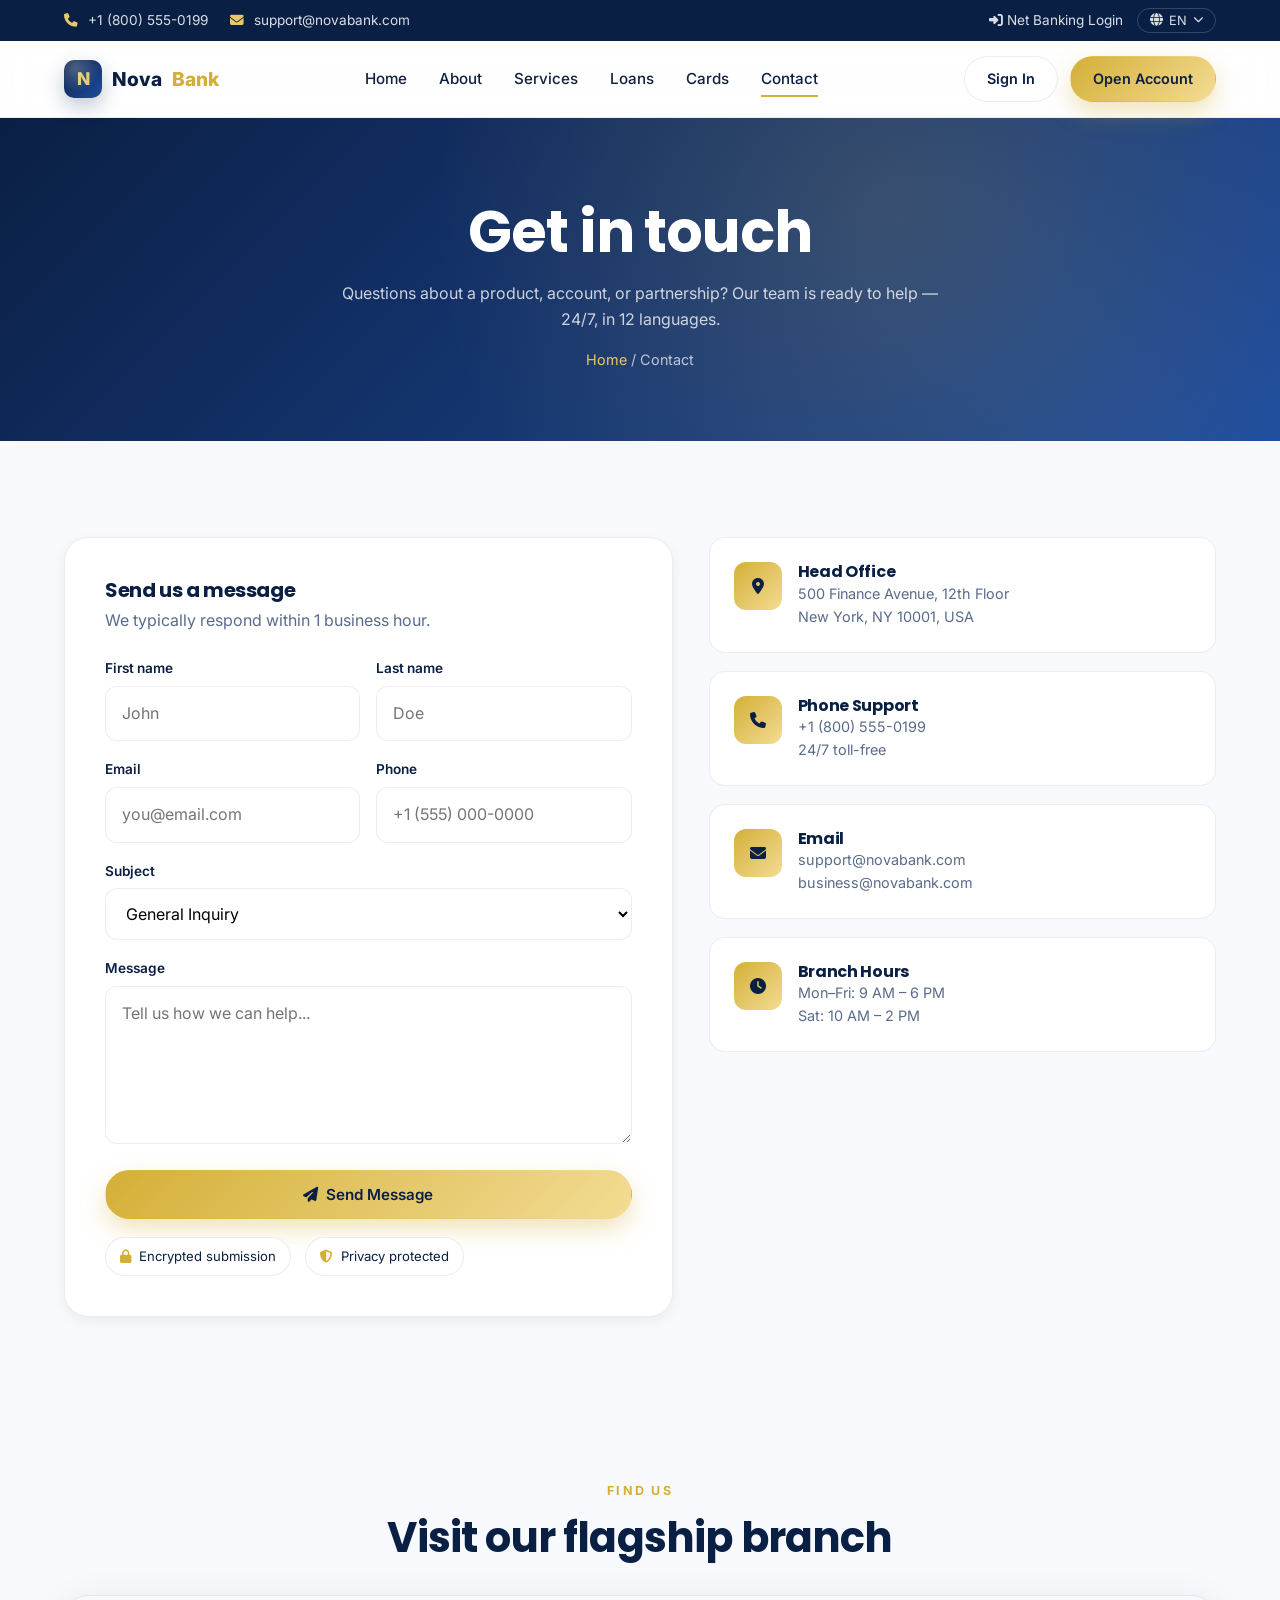
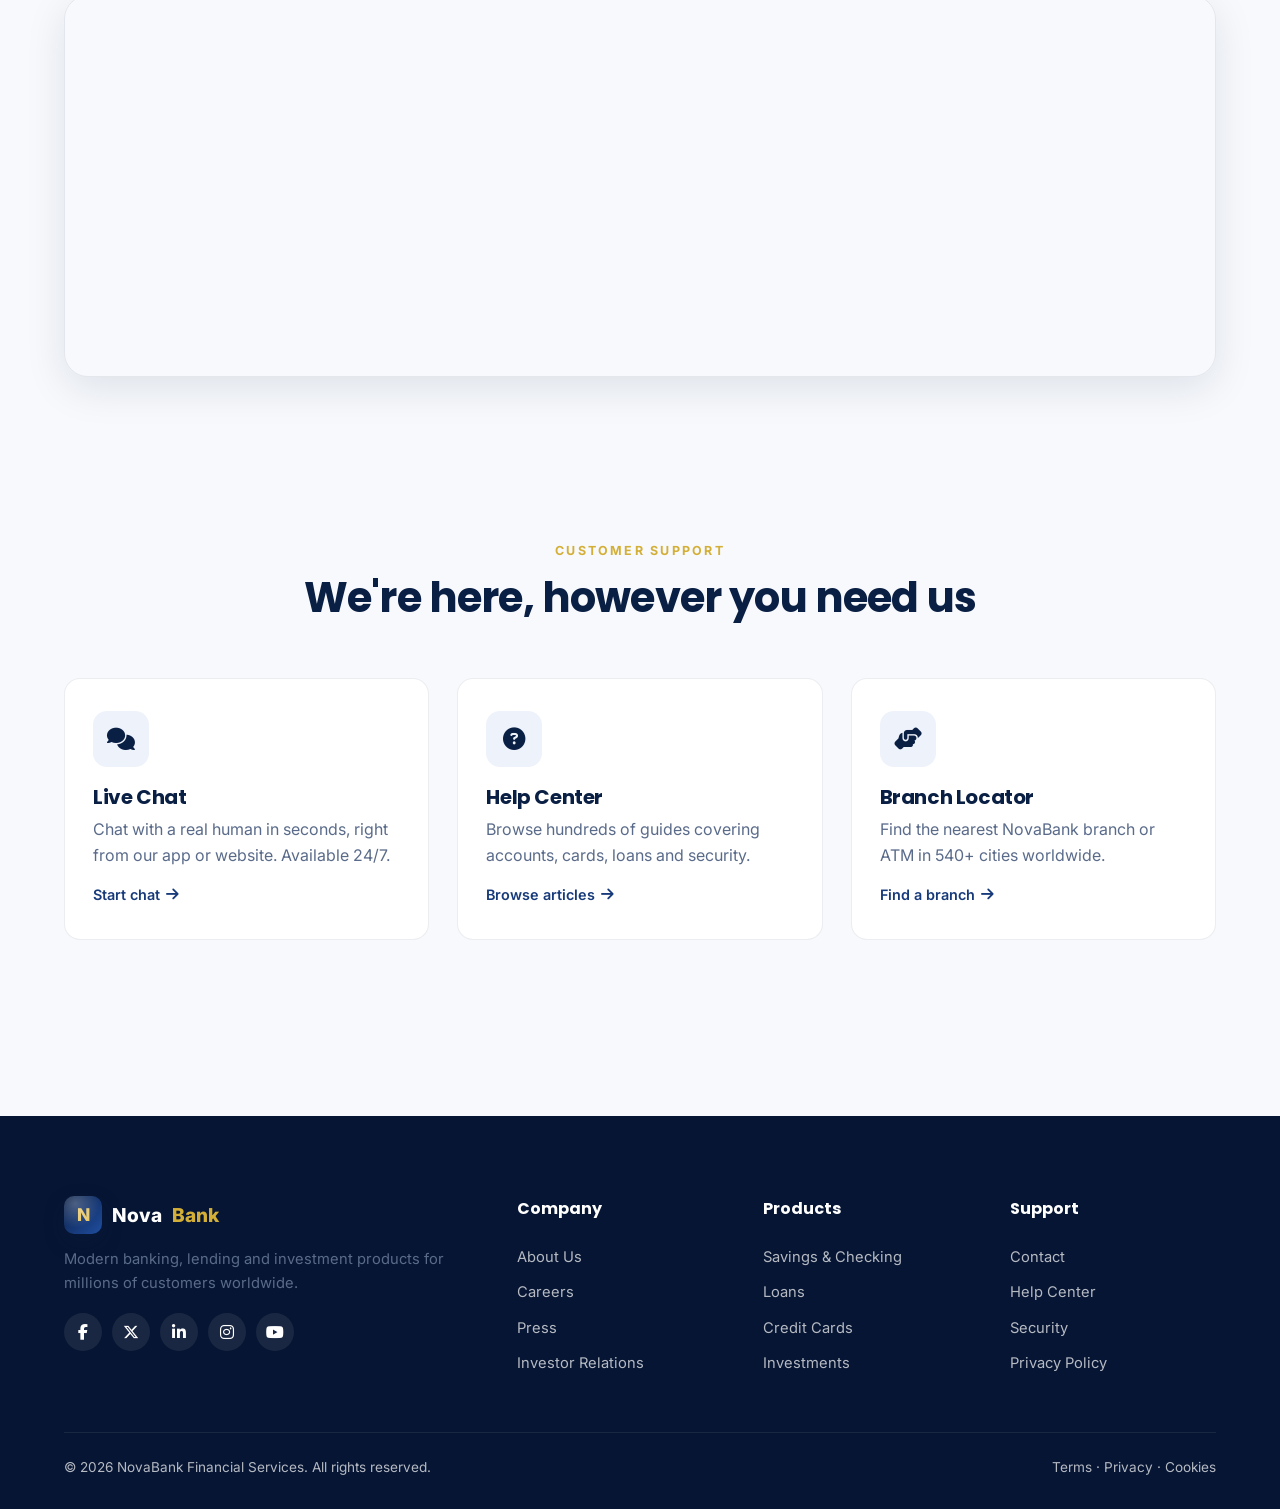
<file: contact.html>
<!DOCTYPE html>
<html lang="en">
<head>
  <meta charset="UTF-8" />
  <meta name="viewport" content="width=device-width, initial-scale=1.0" />
  <title>Contact NovaBank — We're Here to Help</title>
  <meta name="description" content="Get in touch with NovaBank — find a branch, send a message, or call our 24/7 customer support team." />
  <link rel="preconnect" href="https://fonts.googleapis.com" />
  <link rel="preconnect" href="https://fonts.gstatic.com" crossorigin />
  <link href="https://fonts.googleapis.com/css2?family=Inter:wght@400;500;600;700&family=Poppins:wght@500;600;700;800&display=swap" rel="stylesheet" />
  <link rel="stylesheet" href="https://cdnjs.cloudflare.com/ajax/libs/font-awesome/6.5.1/css/all.min.css" />
  <link rel="stylesheet" href="css/style.css" />
</head>
<body>

  <div class="topbar">
    <div class="container">
      <div class="info">
        <span><i class="fa-solid fa-phone"></i> +1 (800) 555-0199</span>
        <span><i class="fa-solid fa-envelope"></i> support@novabank.com</span>
      </div>
      <div class="actions">
        <a href="#"><i class="fa-solid fa-right-to-bracket"></i> Net Banking Login</a>
        <div style="position:relative;">
          <button class="lang"><i class="fa-solid fa-globe"></i> <span>EN</span> <i class="fa-solid fa-chevron-down" style="font-size:.65rem;"></i></button>
          <div class="lang-menu">
            <button data-code="EN">English</button><button data-code="ES">Español</button><button data-code="FR">Français</button><button data-code="DE">Deutsch</button><button data-code="HI">हिन्दी</button>
          </div>
        </div>
      </div>
    </div>
  </div>

  <header class="navbar">
    <div class="container nav-inner">
      <a href="index.html" class="logo"><span class="logo-mark">N</span> Nova<span class="gold">Bank</span></a>
      <nav class="nav-menu">
        <a href="index.html">Home</a>
        <a href="about.html">About</a>
        <a href="services.html">Services</a>
        <a href="index.html#loans">Loans</a>
        <a href="index.html#cards">Cards</a>
        <a href="contact.html" class="active">Contact</a>
      </nav>
      <div class="nav-cta">
        <a href="#" class="btn btn-ghost">Sign In</a>
        <a href="index.html#open" class="btn btn-primary">Open Account</a>
      </div>
      <button class="menu-toggle" aria-label="Menu"><i class="fa-solid fa-bars"></i></button>
    </div>
  </header>

  <section class="page-head">
    <div class="container">
      <h1>Get in touch</h1>
      <p>Questions about a product, account, or partnership? Our team is ready to help — 24/7, in 12 languages.</p>
      <div class="breadcrumb"><a href="index.html">Home</a> / Contact</div>
    </div>
  </section>

  <!-- Contact form + info -->
  <section class="section">
    <div class="container">
      <div class="contact-grid">
        <div class="form-card reveal">
          <h3 style="margin-bottom:6px;">Send us a message</h3>
          <p style="margin-bottom:24px;">We typically respond within 1 business hour.</p>
          <form id="contact-form" novalidate>
            <div class="form-row">
              <div class="form-field"><label>First name</label><input type="text" required placeholder="John" /></div>
              <div class="form-field"><label>Last name</label><input type="text" required placeholder="Doe" /></div>
            </div>
            <div class="form-row">
              <div class="form-field"><label>Email</label><input type="email" required placeholder="you@email.com" /></div>
              <div class="form-field"><label>Phone</label><input type="tel" placeholder="+1 (555) 000-0000" /></div>
            </div>
            <div class="form-field">
              <label>Subject</label>
              <select>
                <option>General Inquiry</option>
                <option>Account Support</option>
                <option>Loan Application</option>
                <option>Credit Card Help</option>
                <option>Business Partnership</option>
              </select>
            </div>
            <div class="form-field"><label>Message</label><textarea rows="5" required placeholder="Tell us how we can help..."></textarea></div>
            <button type="submit" class="btn btn-primary" style="width:100%;"><i class="fa-solid fa-paper-plane"></i> Send Message</button>
            <div class="sec-row" style="margin-top:18px;">
              <span class="sec-badge"><i class="fa-solid fa-lock"></i> Encrypted submission</span>
              <span class="sec-badge"><i class="fa-solid fa-shield-halved"></i> Privacy protected</span>
            </div>
          </form>
        </div>

        <div class="contact-info reveal reveal-d1">
          <div class="info-card">
            <div class="ic"><i class="fa-solid fa-location-dot"></i></div>
            <div><h4>Head Office</h4><p>500 Finance Avenue, 12th Floor<br />New York, NY 10001, USA</p></div>
          </div>
          <div class="info-card">
            <div class="ic"><i class="fa-solid fa-phone"></i></div>
            <div><h4>Phone Support</h4><p>+1 (800) 555-0199<br />24/7 toll-free</p></div>
          </div>
          <div class="info-card">
            <div class="ic"><i class="fa-solid fa-envelope"></i></div>
            <div><h4>Email</h4><p>support@novabank.com<br />business@novabank.com</p></div>
          </div>
          <div class="info-card">
            <div class="ic"><i class="fa-solid fa-clock"></i></div>
            <div><h4>Branch Hours</h4><p>Mon–Fri: 9 AM – 6 PM<br />Sat: 10 AM – 2 PM</p></div>
          </div>
        </div>
      </div>
    </div>
  </section>

  <!-- Map -->
  <section class="section-sm">
    <div class="container">
      <div class="section-head reveal" style="margin-bottom:32px;">
        <span class="eyebrow">Find us</span>
        <h2>Visit our flagship branch</h2>
      </div>
      <div class="map-wrap reveal">
        <iframe
          src="https://www.google.com/maps/embed?pb=!1m18!1m12!1m3!1d3022.158329851134!2d-73.9878449!3d40.7484405!2m3!1f0!2f0!3f0!3m2!1i1024!2i768!4f13.1!3m3!1m2!1s0x89c259a9b3117469%3A0xd134e199a405a163!2sEmpire%20State%20Building!5e0!3m2!1sen!2sus!4v1700000000000"
          loading="lazy" referrerpolicy="no-referrer-when-downgrade" allowfullscreen></iframe>
      </div>
    </div>
  </section>

  <!-- Customer Support cards -->
  <section class="section">
    <div class="container">
      <div class="section-head reveal">
        <span class="eyebrow">Customer Support</span>
        <h2>We're here, however you need us</h2>
      </div>
      <div class="grid grid-3">
        <div class="card reveal"><div class="ic"><i class="fa-solid fa-comments"></i></div><h3>Live Chat</h3><p>Chat with a real human in seconds, right from our app or website. Available 24/7.</p><a href="#" class="more">Start chat <i class="fa-solid fa-arrow-right"></i></a></div>
        <div class="card reveal reveal-d1"><div class="ic"><i class="fa-solid fa-circle-question"></i></div><h3>Help Center</h3><p>Browse hundreds of guides covering accounts, cards, loans and security.</p><a href="#" class="more">Browse articles <i class="fa-solid fa-arrow-right"></i></a></div>
        <div class="card reveal reveal-d2"><div class="ic"><i class="fa-solid fa-handshake-angle"></i></div><h3>Branch Locator</h3><p>Find the nearest NovaBank branch or ATM in 540+ cities worldwide.</p><a href="#" class="more">Find a branch <i class="fa-solid fa-arrow-right"></i></a></div>
      </div>
    </div>
  </section>

  <footer class="footer">
    <div class="container">
      <div class="foot-grid">
        <div class="foot-brand">
          <a href="index.html" class="logo" style="color:var(--white);"><span class="logo-mark">N</span> Nova<span class="gold">Bank</span></a>
          <p>Modern banking, lending and investment products for millions of customers worldwide.</p>
          <div class="socials">
            <a href="#"><i class="fa-brands fa-facebook-f"></i></a><a href="#"><i class="fa-brands fa-x-twitter"></i></a><a href="#"><i class="fa-brands fa-linkedin-in"></i></a><a href="#"><i class="fa-brands fa-instagram"></i></a><a href="#"><i class="fa-brands fa-youtube"></i></a>
          </div>
        </div>
        <div><h5>Company</h5><ul><li><a href="about.html">About Us</a></li><li><a href="#">Careers</a></li><li><a href="#">Press</a></li><li><a href="#">Investor Relations</a></li></ul></div>
        <div><h5>Products</h5><ul><li><a href="services.html">Savings & Checking</a></li><li><a href="index.html#loans">Loans</a></li><li><a href="index.html#cards">Credit Cards</a></li><li><a href="services.html">Investments</a></li></ul></div>
        <div><h5>Support</h5><ul><li><a href="contact.html">Contact</a></li><li><a href="#">Help Center</a></li><li><a href="#">Security</a></li><li><a href="#">Privacy Policy</a></li></ul></div>
      </div>
      <div class="foot-bottom">
        <div>© <span data-year></span> NovaBank Financial Services. All rights reserved.</div>
        <div><a href="#">Terms</a> · <a href="#">Privacy</a> · <a href="#">Cookies</a></div>
      </div>
    </div>
  </footer>

  <button class="totop" aria-label="Back to top"><i class="fa-solid fa-arrow-up"></i></button>
  <script src="js/script.js"></script>
</body>
</html>
</file>
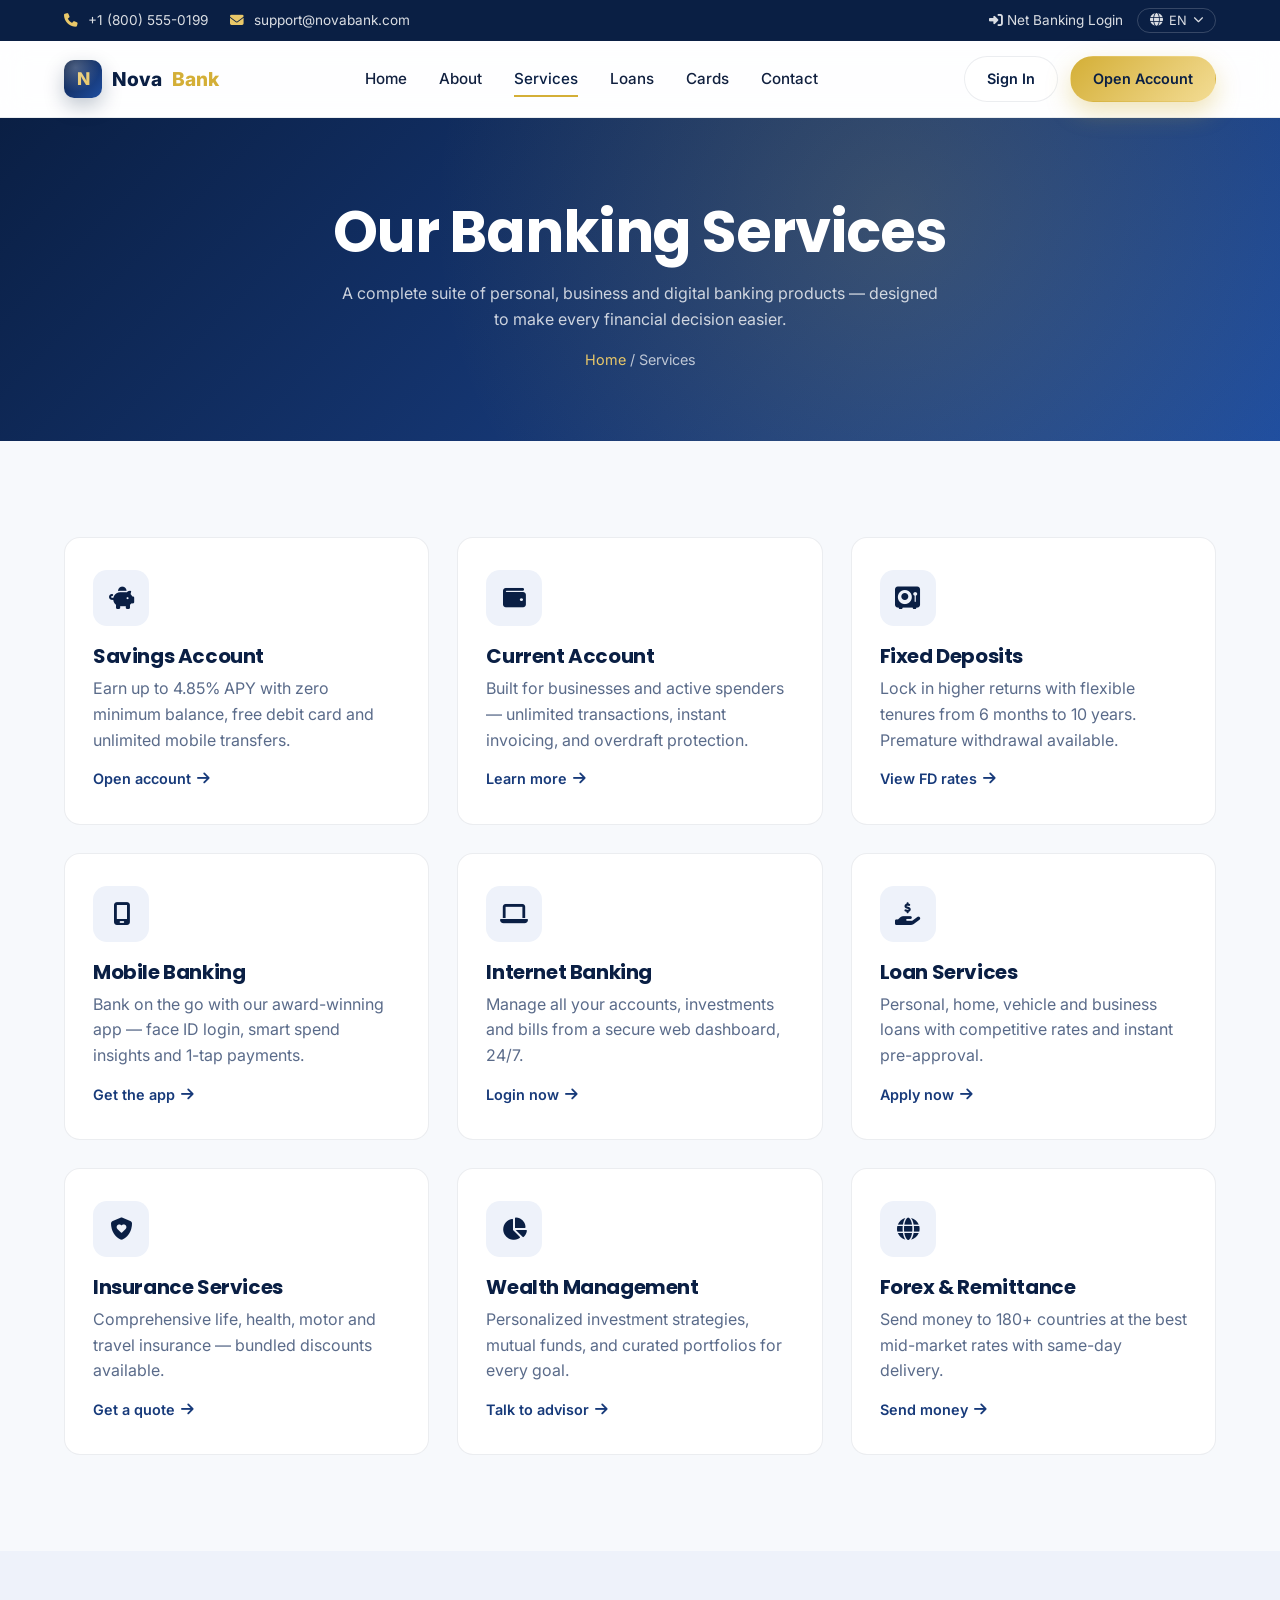
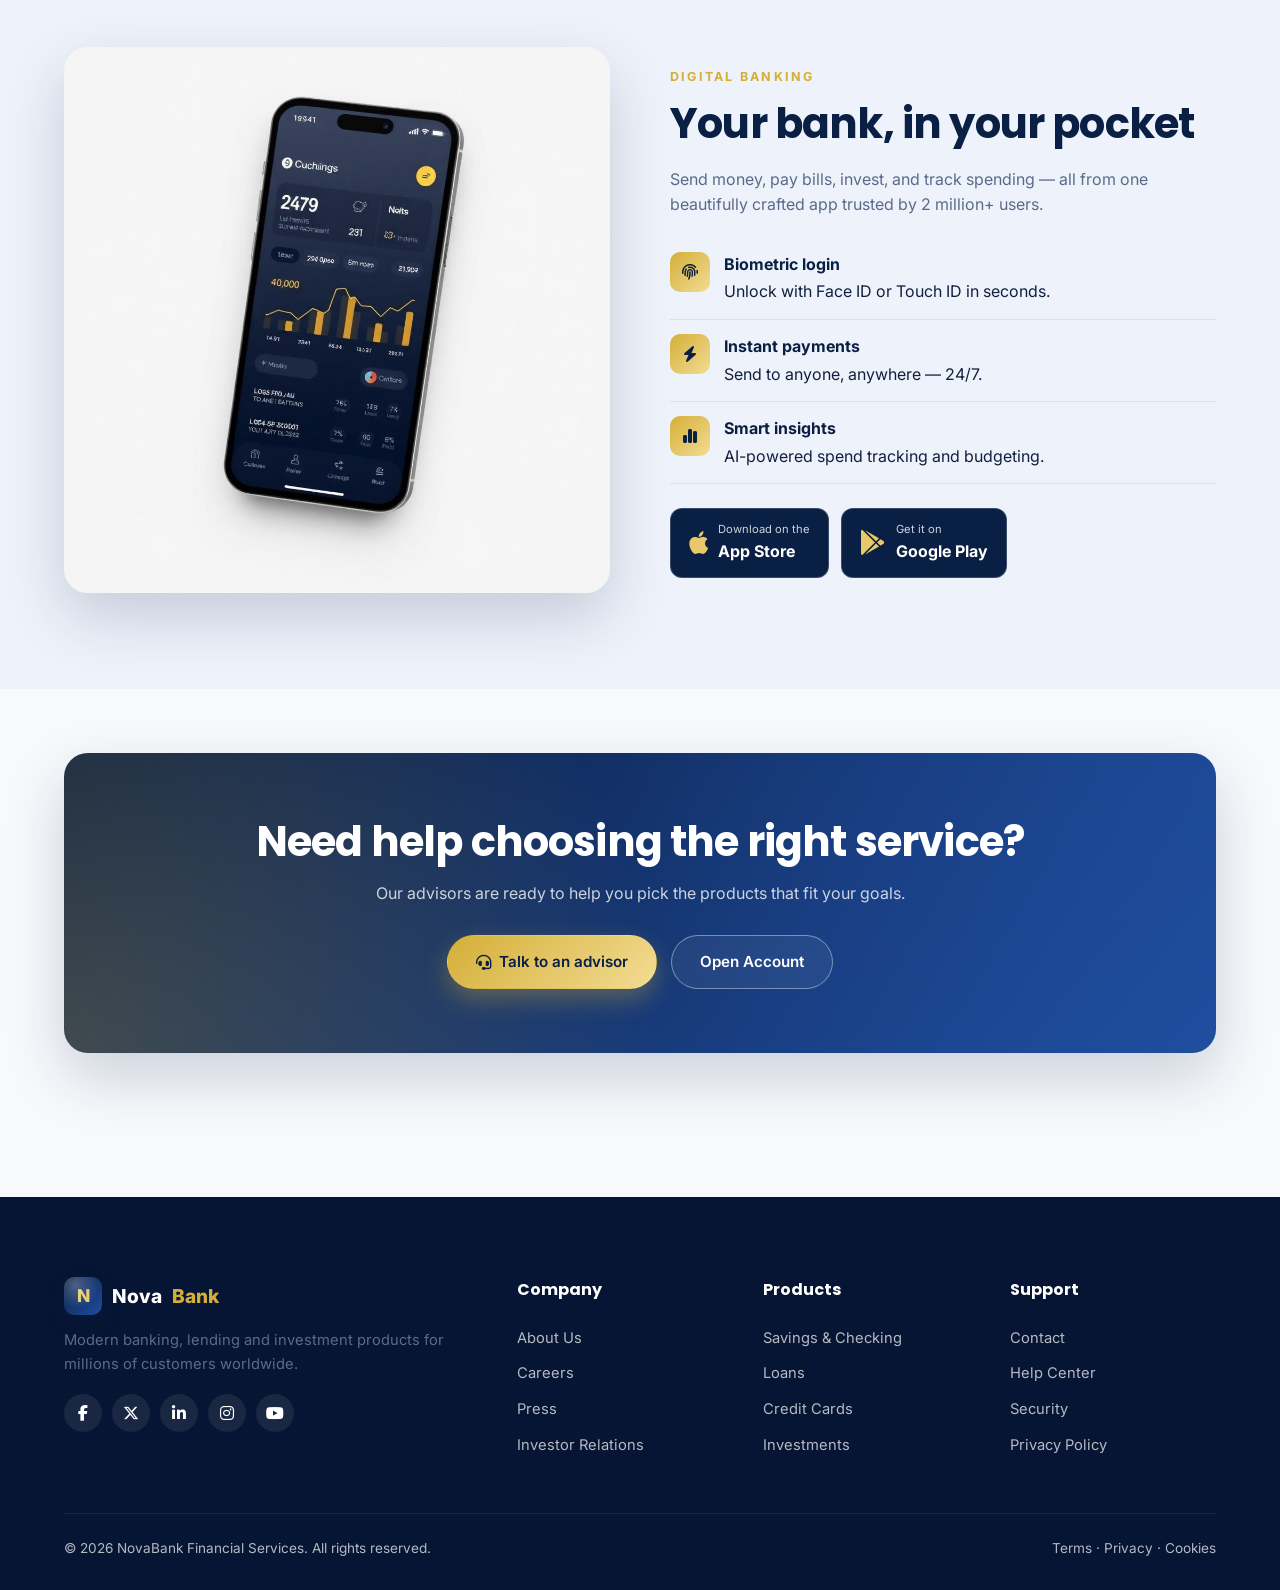
<file: services.html>
<!DOCTYPE html>
<html lang="en">
<head>
  <meta charset="UTF-8" />
  <meta name="viewport" content="width=device-width, initial-scale=1.0" />
  <title>Banking Services — Savings, Loans, Investments | NovaBank</title>
  <meta name="description" content="Explore NovaBank's complete suite of banking services: savings & current accounts, fixed deposits, mobile & internet banking, loans and insurance." />
  <link rel="preconnect" href="https://fonts.googleapis.com" />
  <link rel="preconnect" href="https://fonts.gstatic.com" crossorigin />
  <link href="https://fonts.googleapis.com/css2?family=Inter:wght@400;500;600;700&family=Poppins:wght@500;600;700;800&display=swap" rel="stylesheet" />
  <link rel="stylesheet" href="https://cdnjs.cloudflare.com/ajax/libs/font-awesome/6.5.1/css/all.min.css" />
  <link rel="stylesheet" href="css/style.css" />
</head>
<body>

  <div class="topbar">
    <div class="container">
      <div class="info">
        <span><i class="fa-solid fa-phone"></i> +1 (800) 555-0199</span>
        <span><i class="fa-solid fa-envelope"></i> support@novabank.com</span>
      </div>
      <div class="actions">
        <a href="#"><i class="fa-solid fa-right-to-bracket"></i> Net Banking Login</a>
        <div style="position:relative;">
          <button class="lang"><i class="fa-solid fa-globe"></i> <span>EN</span> <i class="fa-solid fa-chevron-down" style="font-size:.65rem;"></i></button>
          <div class="lang-menu">
            <button data-code="EN">English</button><button data-code="ES">Español</button><button data-code="FR">Français</button><button data-code="DE">Deutsch</button><button data-code="HI">हिन्दी</button>
          </div>
        </div>
      </div>
    </div>
  </div>

  <header class="navbar">
    <div class="container nav-inner">
      <a href="index.html" class="logo"><span class="logo-mark">N</span> Nova<span class="gold">Bank</span></a>
      <nav class="nav-menu">
        <a href="index.html">Home</a>
        <a href="about.html">About</a>
        <a href="services.html" class="active">Services</a>
        <a href="index.html#loans">Loans</a>
        <a href="index.html#cards">Cards</a>
        <a href="contact.html">Contact</a>
      </nav>
      <div class="nav-cta">
        <a href="#" class="btn btn-ghost">Sign In</a>
        <a href="index.html#open" class="btn btn-primary">Open Account</a>
      </div>
      <button class="menu-toggle" aria-label="Menu"><i class="fa-solid fa-bars"></i></button>
    </div>
  </header>

  <section class="page-head">
    <div class="container">
      <h1>Our Banking Services</h1>
      <p>A complete suite of personal, business and digital banking products — designed to make every financial decision easier.</p>
      <div class="breadcrumb"><a href="index.html">Home</a> / Services</div>
    </div>
  </section>

  <!-- Services grid -->
  <section class="section">
    <div class="container">
      <div class="grid grid-3">
        <div class="card reveal"><div class="ic"><i class="fa-solid fa-piggy-bank"></i></div><h3>Savings Account</h3><p>Earn up to 4.85% APY with zero minimum balance, free debit card and unlimited mobile transfers.</p><a href="#" class="more">Open account <i class="fa-solid fa-arrow-right"></i></a></div>
        <div class="card reveal reveal-d1"><div class="ic"><i class="fa-solid fa-wallet"></i></div><h3>Current Account</h3><p>Built for businesses and active spenders — unlimited transactions, instant invoicing, and overdraft protection.</p><a href="#" class="more">Learn more <i class="fa-solid fa-arrow-right"></i></a></div>
        <div class="card reveal reveal-d2"><div class="ic"><i class="fa-solid fa-vault"></i></div><h3>Fixed Deposits</h3><p>Lock in higher returns with flexible tenures from 6 months to 10 years. Premature withdrawal available.</p><a href="#" class="more">View FD rates <i class="fa-solid fa-arrow-right"></i></a></div>
        <div class="card reveal"><div class="ic"><i class="fa-solid fa-mobile-screen"></i></div><h3>Mobile Banking</h3><p>Bank on the go with our award-winning app — face ID login, smart spend insights and 1-tap payments.</p><a href="#" class="more">Get the app <i class="fa-solid fa-arrow-right"></i></a></div>
        <div class="card reveal reveal-d1"><div class="ic"><i class="fa-solid fa-laptop"></i></div><h3>Internet Banking</h3><p>Manage all your accounts, investments and bills from a secure web dashboard, 24/7.</p><a href="#" class="more">Login now <i class="fa-solid fa-arrow-right"></i></a></div>
        <div class="card reveal reveal-d2"><div class="ic"><i class="fa-solid fa-hand-holding-dollar"></i></div><h3>Loan Services</h3><p>Personal, home, vehicle and business loans with competitive rates and instant pre-approval.</p><a href="index.html#loans" class="more">Apply now <i class="fa-solid fa-arrow-right"></i></a></div>
        <div class="card reveal"><div class="ic"><i class="fa-solid fa-shield-heart"></i></div><h3>Insurance Services</h3><p>Comprehensive life, health, motor and travel insurance — bundled discounts available.</p><a href="#" class="more">Get a quote <i class="fa-solid fa-arrow-right"></i></a></div>
        <div class="card reveal reveal-d1"><div class="ic"><i class="fa-solid fa-chart-pie"></i></div><h3>Wealth Management</h3><p>Personalized investment strategies, mutual funds, and curated portfolios for every goal.</p><a href="#" class="more">Talk to advisor <i class="fa-solid fa-arrow-right"></i></a></div>
        <div class="card reveal reveal-d2"><div class="ic"><i class="fa-solid fa-globe"></i></div><h3>Forex & Remittance</h3><p>Send money to 180+ countries at the best mid-market rates with same-day delivery.</p><a href="#" class="more">Send money <i class="fa-solid fa-arrow-right"></i></a></div>
      </div>
    </div>
  </section>

  <!-- App download highlight -->
  <section class="section" style="background:var(--navy-50);">
    <div class="container">
      <div class="about-grid">
        <div class="reveal">
          <img src="images/app.jpg" alt="NovaBank mobile banking app" loading="lazy" />
        </div>
        <div class="reveal reveal-d1">
          <span class="eyebrow" style="color:var(--gold-500); font-size:.78rem; font-weight:700; letter-spacing:.18em; text-transform:uppercase;">Digital Banking</span>
          <h2 style="margin:10px 0 18px;">Your bank, in your pocket</h2>
          <p style="margin-bottom:20px;">Send money, pay bills, invest, and track spending — all from one beautifully crafted app trusted by 2 million+ users.</p>
          <ul class="cc-benefits">
            <li><i class="fa-solid fa-fingerprint"></i><div><strong>Biometric login</strong>Unlock with Face ID or Touch ID in seconds.</div></li>
            <li><i class="fa-solid fa-bolt"></i><div><strong>Instant payments</strong>Send to anyone, anywhere — 24/7.</div></li>
            <li><i class="fa-solid fa-chart-simple"></i><div><strong>Smart insights</strong>AI-powered spend tracking and budgeting.</div></li>
          </ul>
          <div class="app-badges" style="margin-top:24px;">
            <a href="#" class="app-badge" style="background:var(--navy-900);"><i class="fa-brands fa-apple"></i><div><span class="small">Download on the</span><span class="big">App Store</span></div></a>
            <a href="#" class="app-badge" style="background:var(--navy-900);"><i class="fa-brands fa-google-play"></i><div><span class="small">Get it on</span><span class="big">Google Play</span></div></a>
          </div>
        </div>
      </div>
    </div>
  </section>

  <!-- CTA -->
  <section class="section-sm">
    <div class="container">
      <div class="cta-section reveal">
        <h2>Need help choosing the right service?</h2>
        <p>Our advisors are ready to help you pick the products that fit your goals.</p>
        <div class="btns">
          <a href="contact.html" class="btn btn-primary"><i class="fa-solid fa-headset"></i> Talk to an advisor</a>
          <a href="index.html#open" class="btn btn-outline">Open Account</a>
        </div>
      </div>
    </div>
  </section>

  <footer class="footer">
    <div class="container">
      <div class="foot-grid">
        <div class="foot-brand">
          <a href="index.html" class="logo" style="color:var(--white);"><span class="logo-mark">N</span> Nova<span class="gold">Bank</span></a>
          <p>Modern banking, lending and investment products for millions of customers worldwide.</p>
          <div class="socials">
            <a href="#"><i class="fa-brands fa-facebook-f"></i></a><a href="#"><i class="fa-brands fa-x-twitter"></i></a><a href="#"><i class="fa-brands fa-linkedin-in"></i></a><a href="#"><i class="fa-brands fa-instagram"></i></a><a href="#"><i class="fa-brands fa-youtube"></i></a>
          </div>
        </div>
        <div><h5>Company</h5><ul><li><a href="about.html">About Us</a></li><li><a href="#">Careers</a></li><li><a href="#">Press</a></li><li><a href="#">Investor Relations</a></li></ul></div>
        <div><h5>Products</h5><ul><li><a href="services.html">Savings & Checking</a></li><li><a href="index.html#loans">Loans</a></li><li><a href="index.html#cards">Credit Cards</a></li><li><a href="services.html">Investments</a></li></ul></div>
        <div><h5>Support</h5><ul><li><a href="contact.html">Contact</a></li><li><a href="#">Help Center</a></li><li><a href="#">Security</a></li><li><a href="#">Privacy Policy</a></li></ul></div>
      </div>
      <div class="foot-bottom">
        <div>© <span data-year></span> NovaBank Financial Services. All rights reserved.</div>
        <div><a href="#">Terms</a> · <a href="#">Privacy</a> · <a href="#">Cookies</a></div>
      </div>
    </div>
  </footer>

  <button class="totop" aria-label="Back to top"><i class="fa-solid fa-arrow-up"></i></button>
  <script src="js/script.js"></script>
</body>
</html>
</file>
<file: css/style.css>
/* ==========================================================================
   NovaBank — Premium Banking Static Site
   Theme: White + Dark Navy + Gold | Glassmorphism | Responsive
   ========================================================================== */

:root {
  --navy-900: #0a1f44;
  --navy-800: #0f2a5c;
  --navy-700: #173a7a;
  --navy-50: #eef2fa;
  --gold-500: #d4af37;
  --gold-400: #e9c869;
  --gold-300: #f3dc94;
  --white: #ffffff;
  --bg: #f7f9fc;
  --text: #11203f;
  --muted: #5a6b8a;
  --border: rgba(10, 31, 68, 0.08);
  --shadow-sm: 0 4px 12px rgba(10, 31, 68, 0.06);
  --shadow-md: 0 12px 40px rgba(10, 31, 68, 0.10);
  --shadow-lg: 0 24px 60px rgba(10, 31, 68, 0.18);
  --radius: 16px;
  --radius-lg: 24px;
  --grad-navy: linear-gradient(135deg, #0a1f44 0%, #173a7a 60%, #1f4ea0 100%);
  --grad-gold: linear-gradient(135deg, #d4af37 0%, #f3dc94 100%);
  --grad-soft: linear-gradient(180deg, #f7f9fc 0%, #ffffff 100%);
  --container: 1200px;
  --transition: 0.3s cubic-bezier(.2,.8,.2,1);
}

/* Reset */
*, *::before, *::after { box-sizing: border-box; margin: 0; padding: 0; }
html { scroll-behavior: smooth; -webkit-text-size-adjust: 100%; }
body {
  font-family: 'Inter', 'Poppins', system-ui, -apple-system, Segoe UI, Roboto, sans-serif;
  color: var(--text);
  background: var(--bg);
  line-height: 1.6;
  -webkit-font-smoothing: antialiased;
  overflow-x: hidden;
}
img { max-width: 100%; display: block; }
a { color: inherit; text-decoration: none; transition: color var(--transition); }
button { font-family: inherit; cursor: pointer; border: 0; background: none; }
ul { list-style: none; }

h1, h2, h3, h4 {
  font-family: 'Poppins', 'Inter', sans-serif;
  font-weight: 700;
  color: var(--navy-900);
  line-height: 1.2;
  letter-spacing: -0.02em;
}
h1 { font-size: clamp(2.2rem, 5vw, 3.6rem); }
h2 { font-size: clamp(1.8rem, 3.6vw, 2.6rem); }
h3 { font-size: 1.25rem; }
p  { color: var(--muted); }

.container { max-width: var(--container); margin: 0 auto; padding: 0 24px; }
.section   { padding: 96px 0; position: relative; }
.section-sm{ padding: 64px 0; }
.section-head { text-align: center; max-width: 700px; margin: 0 auto 56px; }
.section-head .eyebrow {
  display: inline-block; font-size: 0.78rem; font-weight: 700;
  text-transform: uppercase; letter-spacing: 0.18em;
  color: var(--gold-500); margin-bottom: 12px;
}
.section-head p { margin-top: 14px; font-size: 1.05rem; }

/* Buttons */
.btn {
  display: inline-flex; align-items: center; justify-content: center; gap: 8px;
  padding: 14px 28px; border-radius: 999px; font-weight: 600; font-size: 0.95rem;
  transition: all var(--transition); white-space: nowrap;
  border: 1.5px solid transparent;
}
.btn-primary {
  background: var(--grad-gold); color: var(--navy-900);
  box-shadow: 0 10px 25px rgba(212, 175, 55, 0.35);
}
.btn-primary:hover { transform: translateY(-2px); box-shadow: 0 16px 35px rgba(212, 175, 55, 0.45); }
.btn-outline {
  border-color: rgba(255,255,255,0.4); color: var(--white);
  backdrop-filter: blur(10px); background: rgba(255,255,255,0.06);
}
.btn-outline:hover { background: rgba(255,255,255,0.15); border-color: var(--white); }
.btn-dark { background: var(--navy-900); color: var(--white); }
.btn-dark:hover { background: var(--navy-800); transform: translateY(-2px); }
.btn-ghost { color: var(--navy-900); border-color: var(--border); background: var(--white); }
.btn-ghost:hover { border-color: var(--navy-900); }

/* ==========================================================================
   Top bar
   ========================================================================== */
.topbar {
  background: var(--navy-900); color: rgba(255,255,255,0.85);
  font-size: 0.85rem; padding: 8px 0;
}
.topbar .container { display: flex; justify-content: space-between; align-items: center; gap: 16px; flex-wrap: wrap; }
.topbar .info span { margin-right: 18px; }
.topbar .info i { color: var(--gold-400); margin-right: 6px; }
.topbar .actions { display: flex; align-items: center; gap: 14px; }
.topbar .actions a:hover { color: var(--gold-400); }
.lang {
  position: relative; background: transparent; color: inherit;
  border: 1px solid rgba(255,255,255,0.18); padding: 4px 12px; border-radius: 999px;
  display: inline-flex; align-items: center; gap: 6px; font-size: 0.8rem;
}
.lang:hover { border-color: var(--gold-400); color: var(--gold-400); }
.lang-menu {
  position: absolute; top: calc(100% + 8px); right: 0; min-width: 140px;
  background: var(--white); color: var(--text); border-radius: 12px;
  box-shadow: var(--shadow-md); padding: 8px; opacity: 0; visibility: hidden;
  transform: translateY(-6px); transition: all var(--transition); z-index: 200;
}
.lang-menu.open { opacity: 1; visibility: visible; transform: translateY(0); }
.lang-menu button {
  display: block; width: 100%; text-align: left; padding: 8px 12px;
  border-radius: 8px; font-size: 0.85rem; color: var(--text);
}
.lang-menu button:hover { background: var(--navy-50); color: var(--navy-900); }

/* ==========================================================================
   Navbar (sticky)
   ========================================================================== */
.navbar {
  position: sticky; top: 0; z-index: 100;
  background: rgba(255,255,255,0.85);
  backdrop-filter: saturate(180%) blur(14px);
  border-bottom: 1px solid var(--border);
  transition: box-shadow var(--transition), background var(--transition);
}
.navbar.scrolled { box-shadow: var(--shadow-sm); background: rgba(255,255,255,0.95); }
.nav-inner { display: flex; align-items: center; justify-content: space-between; height: 76px; }
.logo { display: flex; align-items: center; gap: 10px; font-weight: 800; font-size: 1.2rem; color: var(--navy-900); }
.logo-mark {
  width: 38px; height: 38px; border-radius: 10px;
  background: var(--grad-navy); display: grid; place-items: center;
  color: var(--gold-400); font-weight: 800; font-size: 1.1rem;
  box-shadow: 0 8px 20px rgba(10,31,68,0.25);
  position: relative; overflow: hidden;
}
.logo-mark::after {
  content: ''; position: absolute; inset: 0;
  background: radial-gradient(circle at 30% 20%, rgba(255,255,255,.25), transparent 60%);
}
.logo span.gold { color: var(--gold-500); }

.nav-menu { display: flex; align-items: center; gap: 32px; }
.nav-menu a {
  font-weight: 500; font-size: 0.95rem; color: var(--text);
  position: relative; padding: 6px 0;
}
.nav-menu a::after {
  content: ''; position: absolute; left: 0; bottom: 0; height: 2px; width: 0;
  background: var(--gold-500); transition: width var(--transition);
}
.nav-menu a:hover, .nav-menu a.active { color: var(--navy-900); }
.nav-menu a:hover::after, .nav-menu a.active::after { width: 100%; }

.nav-cta { display: flex; align-items: center; gap: 12px; }
.nav-cta .btn { padding: 10px 22px; font-size: 0.9rem; }

.menu-toggle { display: none; font-size: 1.4rem; color: var(--navy-900); }

/* Mobile menu */
@media (max-width: 960px) {
  .nav-menu, .nav-cta { display: none; }
  .menu-toggle { display: block; }
  .nav-menu.open, .nav-cta.open {
    display: flex; flex-direction: column; align-items: stretch;
    position: absolute; top: 76px; left: 0; right: 0;
    background: var(--white); padding: 20px 24px; gap: 12px;
    box-shadow: var(--shadow-md); animation: slideDown .3s ease;
  }
  .nav-cta.open { top: auto; padding-top: 0; box-shadow: none; }
  .nav-menu.open a { padding: 12px 0; border-bottom: 1px solid var(--border); }
}
@keyframes slideDown { from { opacity: 0; transform: translateY(-10px); } to { opacity: 1; transform: translateY(0); } }

/* ==========================================================================
   Hero
   ========================================================================== */
.hero {
  position: relative; overflow: hidden;
  background: var(--grad-navy); color: var(--white);
  padding: 120px 0 140px;
}
.hero::before {
  content: ''; position: absolute; inset: 0;
  background:
    radial-gradient(circle at 80% 20%, rgba(212,175,55,0.18), transparent 50%),
    radial-gradient(circle at 10% 90%, rgba(31,78,160,0.45), transparent 50%);
  pointer-events: none;
}
.hero .container { position: relative; z-index: 2; display: grid; grid-template-columns: 1.1fr 1fr; gap: 60px; align-items: center; }
.hero h1 { color: var(--white); }
.hero h1 .accent { background: var(--grad-gold); -webkit-background-clip: text; background-clip: text; color: transparent; }
.hero p.lead { color: rgba(255,255,255,0.82); font-size: 1.15rem; margin: 22px 0 36px; max-width: 540px; }
.hero-ctas { display: flex; flex-wrap: wrap; gap: 14px; }
.hero-trust {
  margin-top: 44px; display: flex; flex-wrap: wrap; gap: 22px; align-items: center;
  color: rgba(255,255,255,0.75); font-size: 0.9rem;
}
.hero-trust i { color: var(--gold-400); margin-right: 6px; }

.hero-visual { position: relative; min-height: 460px; }
.hero-img-wrap {
  position: relative; border-radius: 28px; overflow: hidden;
  box-shadow: 0 40px 80px rgba(0,0,0,0.4);
  transform: perspective(1200px) rotateY(-6deg) rotateX(4deg);
}
.hero-img-wrap img { width: 100%; height: 100%; object-fit: cover; }
.glass-card {
  position: absolute; backdrop-filter: blur(20px);
  background: rgba(255,255,255,0.12); border: 1px solid rgba(255,255,255,0.25);
  border-radius: 18px; padding: 18px 22px; color: var(--white);
  box-shadow: 0 20px 50px rgba(0,0,0,0.25);
  animation: float 6s ease-in-out infinite;
}
.glass-card.gc-1 { top: 10%; left: -30px; animation-delay: 0s; }
.glass-card.gc-2 { bottom: 12%; right: -20px; animation-delay: 2s; }
.glass-card .label { font-size: 0.75rem; color: rgba(255,255,255,0.7); }
.glass-card .value { font-size: 1.4rem; font-weight: 700; color: var(--gold-400); }
.glass-card .row { display: flex; align-items: center; gap: 12px; }
.glass-card .icon {
  width: 40px; height: 40px; border-radius: 10px;
  background: var(--grad-gold); display: grid; place-items: center; color: var(--navy-900);
}

@keyframes float { 0%,100% { transform: translateY(0); } 50% { transform: translateY(-12px); } }

@media (max-width: 900px) {
  .hero { padding: 80px 0 100px; }
  .hero .container { grid-template-columns: 1fr; }
  .hero-visual { min-height: 380px; margin-top: 30px; }
}

/* ==========================================================================
   Stats / Counters
   ========================================================================== */
.stats {
  background: var(--white);
  margin-top: -60px; position: relative; z-index: 5;
  border-radius: var(--radius-lg);
  box-shadow: var(--shadow-lg);
  padding: 40px 24px;
  max-width: calc(var(--container) - 40px);
  margin-left: auto; margin-right: auto;
  display: grid; grid-template-columns: repeat(4, 1fr); gap: 24px;
}
.stat { text-align: center; }
.stat .num { font-family: 'Poppins', sans-serif; font-size: 2.4rem; font-weight: 800; color: var(--navy-900); }
.stat .num .plus { color: var(--gold-500); }
.stat .label { font-size: 0.9rem; color: var(--muted); margin-top: 4px; }
@media (max-width: 700px) { .stats { grid-template-columns: repeat(2, 1fr); } }

/* Trusted partners marquee */
.partners { background: var(--white); padding: 56px 0; }
.partners .container { display: flex; flex-direction: column; align-items: center; gap: 24px; }
.partners h4 { color: var(--muted); font-weight: 500; font-size: 0.85rem; letter-spacing: 0.18em; text-transform: uppercase; }
.partners-row {
  display: flex; flex-wrap: wrap; gap: 48px; justify-content: center; align-items: center;
  opacity: 0.7;
}
.partners-row .p-logo {
  font-family: 'Poppins', sans-serif; font-weight: 700; font-size: 1.3rem;
  color: var(--navy-700); letter-spacing: -0.02em; transition: var(--transition);
}
.partners-row .p-logo:hover { color: var(--navy-900); transform: translateY(-2px); }
.partners-row .p-logo i { margin-right: 6px; color: var(--gold-500); }

/* ==========================================================================
   Cards / Features
   ========================================================================== */
.grid { display: grid; gap: 28px; }
.grid-3 { grid-template-columns: repeat(3, 1fr); }
.grid-4 { grid-template-columns: repeat(4, 1fr); }
.grid-2 { grid-template-columns: repeat(2, 1fr); }
@media (max-width: 980px) { .grid-3, .grid-4 { grid-template-columns: repeat(2, 1fr); } }
@media (max-width: 620px) { .grid-3, .grid-4, .grid-2 { grid-template-columns: 1fr; } }

.card {
  background: var(--white); border: 1px solid var(--border);
  border-radius: var(--radius); padding: 32px 28px;
  transition: all var(--transition); position: relative; overflow: hidden;
}
.card:hover { transform: translateY(-6px); box-shadow: var(--shadow-md); border-color: transparent; }
.card .ic {
  width: 56px; height: 56px; border-radius: 14px;
  background: var(--navy-50); color: var(--navy-900);
  display: grid; place-items: center; font-size: 1.4rem;
  margin-bottom: 18px; transition: var(--transition);
}
.card:hover .ic { background: var(--grad-gold); color: var(--navy-900); transform: rotate(-6deg); }
.card h3 { margin-bottom: 8px; }
.card .more { color: var(--navy-700); font-weight: 600; font-size: 0.9rem; margin-top: 14px; display: inline-flex; align-items: center; gap: 6px; }
.card .more:hover { color: var(--gold-500); }

/* Loan cards */
.loan-card {
  background: var(--white); border-radius: var(--radius); overflow: hidden;
  border: 1px solid var(--border); transition: all var(--transition);
}
.loan-card:hover { transform: translateY(-8px); box-shadow: var(--shadow-lg); }
.loan-head {
  padding: 28px; background: var(--grad-navy); color: var(--white); position: relative;
  overflow: hidden;
}
.loan-head::after {
  content: ''; position: absolute; right: -30px; top: -30px;
  width: 120px; height: 120px; border-radius: 50%;
  background: rgba(212,175,55,0.15);
}
.loan-head .ic { font-size: 1.8rem; color: var(--gold-400); margin-bottom: 14px; }
.loan-head h3 { color: var(--white); position: relative; z-index: 1; }
.loan-head .rate { font-size: 0.85rem; color: rgba(255,255,255,0.75); margin-top: 4px; }
.loan-body { padding: 24px 28px 28px; }
.loan-body ul li {
  padding: 10px 0; border-bottom: 1px dashed var(--border);
  display: flex; align-items: center; gap: 10px; font-size: 0.92rem; color: var(--text);
}
.loan-body ul li:last-child { border-bottom: 0; }
.loan-body ul li i { color: var(--gold-500); }
.loan-body .btn { width: 100%; margin-top: 18px; }

/* Credit card showcase */
.cc-section { background: linear-gradient(180deg, var(--white) 0%, var(--navy-50) 100%); }
.cc-grid { display: grid; grid-template-columns: 1fr 1fr; gap: 60px; align-items: center; }
@media (max-width: 880px) { .cc-grid { grid-template-columns: 1fr; } }
.cc-visual {
  position: relative; min-height: 420px; display: grid; place-items: center;
}
.cc-card {
  width: 360px; height: 220px; border-radius: 20px; padding: 24px;
  color: var(--white); position: relative; overflow: hidden;
  box-shadow: 0 30px 60px rgba(10,31,68,0.35);
  background: var(--grad-navy);
  transition: transform var(--transition);
}
.cc-card.cc-2 {
  background: linear-gradient(135deg, #d4af37 0%, #8a6d10 100%);
  position: absolute; top: 30px; left: 50%; transform: translateX(-25%) rotate(-8deg);
}
.cc-card.cc-1 { transform: translateX(15%) rotate(4deg); z-index: 2; }
.cc-card:hover { transform: translateX(15%) rotate(0) scale(1.03); }
.cc-card .chip {
  width: 38px; height: 28px; border-radius: 6px;
  background: linear-gradient(135deg, #f3dc94, #b08a18);
}
.cc-card .brand { position: absolute; top: 22px; right: 24px; font-weight: 800; letter-spacing: -0.02em; }
.cc-card .num { font-family: 'Poppins', monospace; letter-spacing: 0.18em; font-size: 1.05rem; margin-top: 38px; }
.cc-card .meta { display: flex; justify-content: space-between; margin-top: 18px; font-size: 0.78rem; opacity: 0.9; }
.cc-benefits li {
  display: flex; gap: 14px; align-items: flex-start; padding: 14px 0;
  border-bottom: 1px solid var(--border);
}
.cc-benefits li i {
  width: 40px; height: 40px; border-radius: 10px; flex: 0 0 40px;
  display: grid; place-items: center; background: var(--grad-gold); color: var(--navy-900);
}
.cc-benefits strong { display: block; color: var(--navy-900); margin-bottom: 2px; }

/* Why choose us */
.why {
  background: var(--grad-navy); color: var(--white); position: relative; overflow: hidden;
}
.why::before {
  content: ''; position: absolute; inset: 0;
  background: radial-gradient(circle at 80% 0%, rgba(212,175,55,0.15), transparent 50%);
}
.why .section-head h2, .why .section-head .eyebrow { color: var(--white); }
.why .section-head .eyebrow { color: var(--gold-400); }
.why .section-head p { color: rgba(255,255,255,0.78); }
.why-card {
  background: rgba(255,255,255,0.06); border: 1px solid rgba(255,255,255,0.12);
  backdrop-filter: blur(18px); border-radius: var(--radius); padding: 28px;
  transition: var(--transition);
}
.why-card:hover { background: rgba(255,255,255,0.1); transform: translateY(-4px); }
.why-card h3 { color: var(--white); margin-bottom: 8px; }
.why-card p { color: rgba(255,255,255,0.72); font-size: 0.92rem; }
.why-card .ic { background: var(--grad-gold); color: var(--navy-900); }

/* Testimonials slider */
.t-slider { position: relative; max-width: 880px; margin: 0 auto; }
.t-track { overflow: hidden; border-radius: var(--radius-lg); }
.t-slides { display: flex; transition: transform 0.6s cubic-bezier(.2,.8,.2,1); }
.t-slide { flex: 0 0 100%; padding: 48px; background: var(--white); border: 1px solid var(--border); border-radius: var(--radius-lg); text-align: center; }
.t-slide .quote { font-size: 1.15rem; color: var(--text); font-style: italic; margin-bottom: 24px; line-height: 1.7; }
.t-slide .quote::before { content: '“'; font-size: 3rem; color: var(--gold-500); display: block; line-height: 0.6; margin-bottom: 10px; font-family: Georgia, serif; }
.t-slide .author { font-weight: 700; color: var(--navy-900); }
.t-slide .role { font-size: 0.85rem; color: var(--muted); }
.t-slide .stars { color: var(--gold-500); margin-top: 10px; }
.t-controls { display: flex; justify-content: center; gap: 8px; margin-top: 24px; }
.t-dot { width: 10px; height: 10px; border-radius: 50%; background: var(--border); transition: var(--transition); }
.t-dot.active { background: var(--gold-500); width: 28px; border-radius: 999px; }
.t-arrows { display: flex; justify-content: center; gap: 12px; margin-top: 18px; }
.t-arrows button {
  width: 44px; height: 44px; border-radius: 50%;
  background: var(--white); box-shadow: var(--shadow-sm); color: var(--navy-900);
  transition: var(--transition);
}
.t-arrows button:hover { background: var(--navy-900); color: var(--gold-400); }

/* FAQ */
.faq { max-width: 820px; margin: 0 auto; }
.faq-item {
  border: 1px solid var(--border); border-radius: 14px;
  margin-bottom: 14px; background: var(--white); overflow: hidden;
  transition: var(--transition);
}
.faq-item.open { box-shadow: var(--shadow-md); border-color: var(--gold-400); }
.faq-q {
  width: 100%; text-align: left; padding: 20px 24px;
  display: flex; justify-content: space-between; align-items: center;
  font-weight: 600; color: var(--navy-900); font-size: 1rem;
}
.faq-q i { color: var(--gold-500); transition: transform var(--transition); }
.faq-item.open .faq-q i { transform: rotate(45deg); }
.faq-a { max-height: 0; overflow: hidden; transition: max-height 0.4s ease; padding: 0 24px; color: var(--muted); }
.faq-item.open .faq-a { max-height: 300px; padding-bottom: 22px; }

/* CTA section */
.cta-section {
  background: var(--grad-navy); color: var(--white);
  border-radius: var(--radius-lg); padding: 64px 48px;
  text-align: center; position: relative; overflow: hidden;
  box-shadow: var(--shadow-lg);
}
.cta-section::before {
  content: ''; position: absolute; inset: 0;
  background:
    radial-gradient(circle at 0% 100%, rgba(212,175,55,0.25), transparent 50%),
    radial-gradient(circle at 100% 0%, rgba(31,78,160,0.5), transparent 50%);
}
.cta-section h2 { color: var(--white); position: relative; }
.cta-section p { color: rgba(255,255,255,0.78); position: relative; max-width: 600px; margin: 14px auto 28px; }
.cta-section .btns { position: relative; display: flex; justify-content: center; gap: 14px; flex-wrap: wrap; }

/* Newsletter + App Download */
.utility-grid { display: grid; grid-template-columns: 1fr 1fr; gap: 28px; }
@media (max-width: 880px) { .utility-grid { grid-template-columns: 1fr; } }
.util-card {
  border-radius: var(--radius-lg); padding: 40px;
  background: var(--white); border: 1px solid var(--border);
  position: relative; overflow: hidden;
}
.util-card.dark { background: var(--grad-navy); color: var(--white); }
.util-card.dark h3, .util-card.dark p { color: var(--white); }
.util-card.dark p { color: rgba(255,255,255,0.78); }
.util-card .ic-lg {
  width: 56px; height: 56px; border-radius: 14px; display: grid; place-items: center;
  font-size: 1.4rem; background: var(--navy-50); color: var(--navy-900); margin-bottom: 14px;
}
.util-card.dark .ic-lg { background: var(--grad-gold); color: var(--navy-900); }
.newsletter-form { display: flex; gap: 8px; margin-top: 18px; }
.newsletter-form input {
  flex: 1; padding: 14px 18px; border-radius: 999px;
  border: 1px solid var(--border); font: inherit; outline: none;
  transition: var(--transition);
}
.newsletter-form input:focus { border-color: var(--gold-500); }
.app-badges { display: flex; gap: 12px; margin-top: 22px; flex-wrap: wrap; }
.app-badge {
  display: inline-flex; align-items: center; gap: 10px;
  padding: 12px 18px; border-radius: 12px;
  background: rgba(255,255,255,0.1); border: 1px solid rgba(255,255,255,0.2);
  color: var(--white); transition: var(--transition);
}
.app-badge:hover { background: rgba(255,255,255,0.18); transform: translateY(-2px); }
.app-badge i { font-size: 1.6rem; color: var(--gold-400); }
.app-badge .small { font-size: 0.7rem; opacity: 0.8; display: block; }
.app-badge .big { font-weight: 700; font-size: 1rem; }

/* EMI / Loan calculator (static UI) */
.calc {
  background: var(--white); border: 1px solid var(--border);
  border-radius: var(--radius-lg); padding: 36px; box-shadow: var(--shadow-sm);
}
.calc-grid { display: grid; grid-template-columns: 1.2fr 1fr; gap: 36px; align-items: center; }
@media (max-width: 880px) { .calc-grid { grid-template-columns: 1fr; } }
.calc-field { margin-bottom: 22px; }
.calc-field label {
  display: flex; justify-content: space-between; font-size: 0.85rem; color: var(--muted); margin-bottom: 8px;
}
.calc-field label b { color: var(--navy-900); font-weight: 700; }
.calc-field input[type=range] {
  -webkit-appearance: none; width: 100%; height: 6px; border-radius: 999px;
  background: linear-gradient(to right, var(--gold-500) var(--p, 50%), var(--navy-50) var(--p, 50%));
  outline: none;
}
.calc-field input[type=range]::-webkit-slider-thumb {
  -webkit-appearance: none; width: 22px; height: 22px; border-radius: 50%;
  background: var(--white); border: 3px solid var(--gold-500); cursor: pointer;
  box-shadow: 0 4px 10px rgba(212,175,55,0.4);
}
.calc-result {
  background: var(--grad-navy); color: var(--white); border-radius: var(--radius);
  padding: 28px; text-align: center;
}
.calc-result .label { font-size: 0.85rem; color: rgba(255,255,255,0.7); }
.calc-result .emi { font-size: 2.4rem; font-weight: 800; color: var(--gold-400); margin: 6px 0 16px; font-family: Poppins; }
.calc-result .meta { display: flex; justify-content: space-between; gap: 18px; padding-top: 16px; border-top: 1px solid rgba(255,255,255,0.15); font-size: 0.85rem; }
.calc-result .meta b { display: block; color: var(--white); font-size: 1rem; }

/* ==========================================================================
   Page Header (inner pages)
   ========================================================================== */
.page-head {
  background: var(--grad-navy); color: var(--white);
  padding: 80px 0 70px; text-align: center; position: relative; overflow: hidden;
}
.page-head::before {
  content: ''; position: absolute; inset: 0;
  background: radial-gradient(circle at 70% 30%, rgba(212,175,55,0.18), transparent 50%);
}
.page-head h1 { color: var(--white); position: relative; z-index: 1; }
.page-head p { color: rgba(255,255,255,0.78); position: relative; max-width: 600px; margin: 14px auto 0; }
.breadcrumb { position: relative; z-index: 1; margin-top: 16px; font-size: 0.9rem; color: rgba(255,255,255,0.7); }
.breadcrumb a { color: var(--gold-400); }

/* About page */
.about-grid { display: grid; grid-template-columns: 1fr 1fr; gap: 60px; align-items: center; }
@media (max-width: 880px) { .about-grid { grid-template-columns: 1fr; } }
.about-grid img { border-radius: var(--radius-lg); box-shadow: var(--shadow-lg); }
.values-card .ic { background: var(--grad-gold); color: var(--navy-900); }

/* Timeline */
.timeline { position: relative; padding: 20px 0; }
.timeline::before {
  content: ''; position: absolute; left: 50%; top: 0; bottom: 0; width: 2px;
  background: var(--border); transform: translateX(-50%);
}
.tl-item {
  position: relative; width: 50%; padding: 18px 36px;
}
.tl-item:nth-child(odd) { left: 0; text-align: right; }
.tl-item:nth-child(even) { left: 50%; }
.tl-item::before {
  content: ''; position: absolute; top: 28px; width: 16px; height: 16px;
  border-radius: 50%; background: var(--white);
  border: 3px solid var(--gold-500); box-shadow: 0 0 0 4px var(--navy-50);
}
.tl-item:nth-child(odd)::before { right: -8px; }
.tl-item:nth-child(even)::before { left: -8px; }
.tl-item .yr {
  display: inline-block; background: var(--grad-gold); color: var(--navy-900);
  padding: 4px 14px; border-radius: 999px; font-weight: 700; font-size: 0.8rem; margin-bottom: 8px;
}
.tl-item h4 { color: var(--navy-900); margin-bottom: 6px; }
@media (max-width: 760px) {
  .timeline::before { left: 14px; }
  .tl-item, .tl-item:nth-child(even) { width: 100%; left: 0; padding-left: 44px; padding-right: 0; text-align: left; }
  .tl-item::before, .tl-item:nth-child(odd)::before, .tl-item:nth-child(even)::before { left: 6px; right: auto; }
}

/* Team */
.team-card { text-align: center; }
.team-avatar {
  width: 120px; height: 120px; border-radius: 50%;
  margin: 0 auto 16px; background: var(--grad-navy);
  display: grid; place-items: center; color: var(--gold-400);
  font-size: 2.4rem; font-weight: 800; font-family: Poppins;
  box-shadow: 0 12px 30px rgba(10,31,68,0.2);
}
.team-card h4 { color: var(--navy-900); }
.team-card .role { color: var(--gold-500); font-size: 0.85rem; font-weight: 600; }
.team-socials { display: flex; justify-content: center; gap: 10px; margin-top: 12px; }
.team-socials a {
  width: 34px; height: 34px; border-radius: 50%; background: var(--navy-50);
  display: grid; place-items: center; color: var(--navy-900); transition: var(--transition);
}
.team-socials a:hover { background: var(--navy-900); color: var(--gold-400); }

/* Contact page */
.contact-grid { display: grid; grid-template-columns: 1.2fr 1fr; gap: 36px; }
@media (max-width: 880px) { .contact-grid { grid-template-columns: 1fr; } }
.form-card {
  background: var(--white); border-radius: var(--radius-lg);
  padding: 40px; border: 1px solid var(--border); box-shadow: var(--shadow-sm);
}
.form-row { display: grid; grid-template-columns: 1fr 1fr; gap: 16px; }
@media (max-width: 600px) { .form-row { grid-template-columns: 1fr; } }
.form-field { margin-bottom: 18px; }
.form-field label { font-size: 0.85rem; color: var(--navy-900); font-weight: 600; margin-bottom: 6px; display: block; }
.form-field input, .form-field textarea, .form-field select {
  width: 100%; padding: 14px 16px; border: 1px solid var(--border);
  border-radius: 12px; font: inherit; outline: none; transition: var(--transition);
  background: var(--white);
}
.form-field input:focus, .form-field textarea:focus, .form-field select:focus { border-color: var(--gold-500); box-shadow: 0 0 0 4px rgba(212,175,55,0.15); }
.contact-info { display: flex; flex-direction: column; gap: 18px; }
.info-card {
  background: var(--white); border: 1px solid var(--border); border-radius: var(--radius);
  padding: 24px; display: flex; gap: 16px; align-items: flex-start; transition: var(--transition);
}
.info-card:hover { border-color: var(--gold-400); transform: translateY(-2px); }
.info-card .ic { flex: 0 0 48px; width: 48px; height: 48px; border-radius: 12px; background: var(--grad-gold); color: var(--navy-900); display: grid; place-items: center; }
.info-card h4 { color: var(--navy-900); }
.info-card p { font-size: 0.9rem; }
.map-wrap {
  border-radius: var(--radius-lg); overflow: hidden;
  box-shadow: var(--shadow-md); border: 1px solid var(--border);
}
.map-wrap iframe { width: 100%; height: 380px; border: 0; display: block; }

/* Security badges row */
.sec-row {
  display: flex; flex-wrap: wrap; gap: 14px; margin-top: 24px;
}
.sec-badge {
  display: inline-flex; align-items: center; gap: 8px; font-size: 0.82rem;
  padding: 8px 14px; border-radius: 999px;
  background: var(--white); border: 1px solid var(--border); color: var(--navy-900);
}
.sec-badge i { color: var(--gold-500); }

/* ==========================================================================
   Footer
   ========================================================================== */
.footer {
  background: #061533; color: rgba(255,255,255,0.7); padding: 80px 0 30px; margin-top: 80px;
}
.foot-grid {
  display: grid; grid-template-columns: 2fr 1fr 1fr 1fr; gap: 40px; padding-bottom: 50px;
  border-bottom: 1px solid rgba(255,255,255,0.08);
}
@media (max-width: 880px) { .foot-grid { grid-template-columns: 1fr 1fr; } }
@media (max-width: 520px) { .foot-grid { grid-template-columns: 1fr; } }
.foot-grid h5 { color: var(--white); font-family: Poppins; font-size: 1rem; margin-bottom: 18px; }
.foot-grid ul li { padding: 6px 0; font-size: 0.92rem; }
.foot-grid ul li a:hover { color: var(--gold-400); }
.foot-brand p { margin: 14px 0 18px; font-size: 0.92rem; }
.socials { display: flex; gap: 10px; }
.socials a {
  width: 38px; height: 38px; border-radius: 50%;
  background: rgba(255,255,255,0.08); display: grid; place-items: center;
  color: var(--white); transition: var(--transition);
}
.socials a:hover { background: var(--grad-gold); color: var(--navy-900); transform: translateY(-3px); }
.foot-bottom {
  padding-top: 24px; display: flex; justify-content: space-between; flex-wrap: wrap; gap: 12px;
  font-size: 0.85rem;
}
.foot-bottom a:hover { color: var(--gold-400); }

/* ==========================================================================
   Reveal animations
   ========================================================================== */
.reveal { opacity: 0; transform: translateY(30px); transition: opacity .8s ease, transform .8s cubic-bezier(.2,.8,.2,1); }
.reveal.in { opacity: 1; transform: translateY(0); }
.reveal-d1 { transition-delay: .1s; }
.reveal-d2 { transition-delay: .2s; }
.reveal-d3 { transition-delay: .3s; }
.reveal-d4 { transition-delay: .4s; }

/* Back to top */
.totop {
  position: fixed; bottom: 24px; right: 24px; z-index: 80;
  width: 48px; height: 48px; border-radius: 50%;
  background: var(--grad-gold); color: var(--navy-900);
  display: grid; place-items: center; box-shadow: var(--shadow-md);
  opacity: 0; pointer-events: none; transition: var(--transition);
}
.totop.show { opacity: 1; pointer-events: auto; }
.totop:hover { transform: translateY(-4px); }

/* Selection */
::selection { background: var(--gold-500); color: var(--navy-900); }

/* ==========================================================================
   Modal Styles
   ========================================================================== */
.modal-overlay {
  position: fixed; inset: 0; z-index: 1000;
  background: rgba(10, 31, 68, 0.6);
  backdrop-filter: blur(8px);
  display: grid; place-items: center;
  padding: 20px;
  opacity: 0; visibility: hidden;
  transition: all 0.4s cubic-bezier(0.2, 0.8, 0.2, 1);
}
.modal-overlay.open { opacity: 1; visibility: visible; }

.modal-content {
  background: var(--white);
  width: 100%; max-width: 460px;
  border-radius: var(--radius-lg);
  padding: 48px 40px;
  position: relative;
  box-shadow: var(--shadow-lg);
  transform: translateY(20px);
  transition: transform 0.4s cubic-bezier(0.2, 0.8, 0.2, 1);
}
.modal-overlay.open .modal-content { transform: translateY(0); opacity: 1; }

.modal-close {
  position: absolute; top: 24px; right: 24px;
  width: 40px; height: 40px; border-radius: 50%;
  background: var(--navy-50); color: var(--navy-900);
  display: grid; place-items: center; font-size: 1.2rem;
  transition: var(--transition);
}
.modal-close:hover { background: var(--navy-900); color: var(--gold-400); transform: rotate(90deg); }

.modal-head { text-align: center; margin-bottom: 32px; }
.modal-head h2 { font-size: 1.8rem; margin-bottom: 8px; }
.modal-head p { font-size: 0.95rem; }

.modal-form .form-field { margin-bottom: 20px; }
.modal-form label { display: block; font-size: 0.85rem; font-weight: 600; color: var(--navy-900); margin-bottom: 8px; }
.modal-form input {
  width: 100%; padding: 14px 18px; border: 1.5px solid var(--border);
  border-radius: 12px; font-family: inherit; outline: none;
  transition: var(--transition); background: var(--navy-50);
}
.modal-form input:focus { border-color: var(--gold-500); background: var(--white); box-shadow: 0 0 0 4px rgba(212, 175, 55, 0.15); }

.modal-foot { text-align: center; margin-top: 24px; font-size: 0.9rem; color: var(--muted); }
.modal-foot a.gold { color: var(--gold-500); font-weight: 600; border-bottom: 1px solid transparent; transition: var(--transition); }
.modal-foot a.gold:hover { border-color: var(--gold-500); }

@media (max-width: 480px) {
  .modal-content { padding: 40px 24px; }
}
</file>
